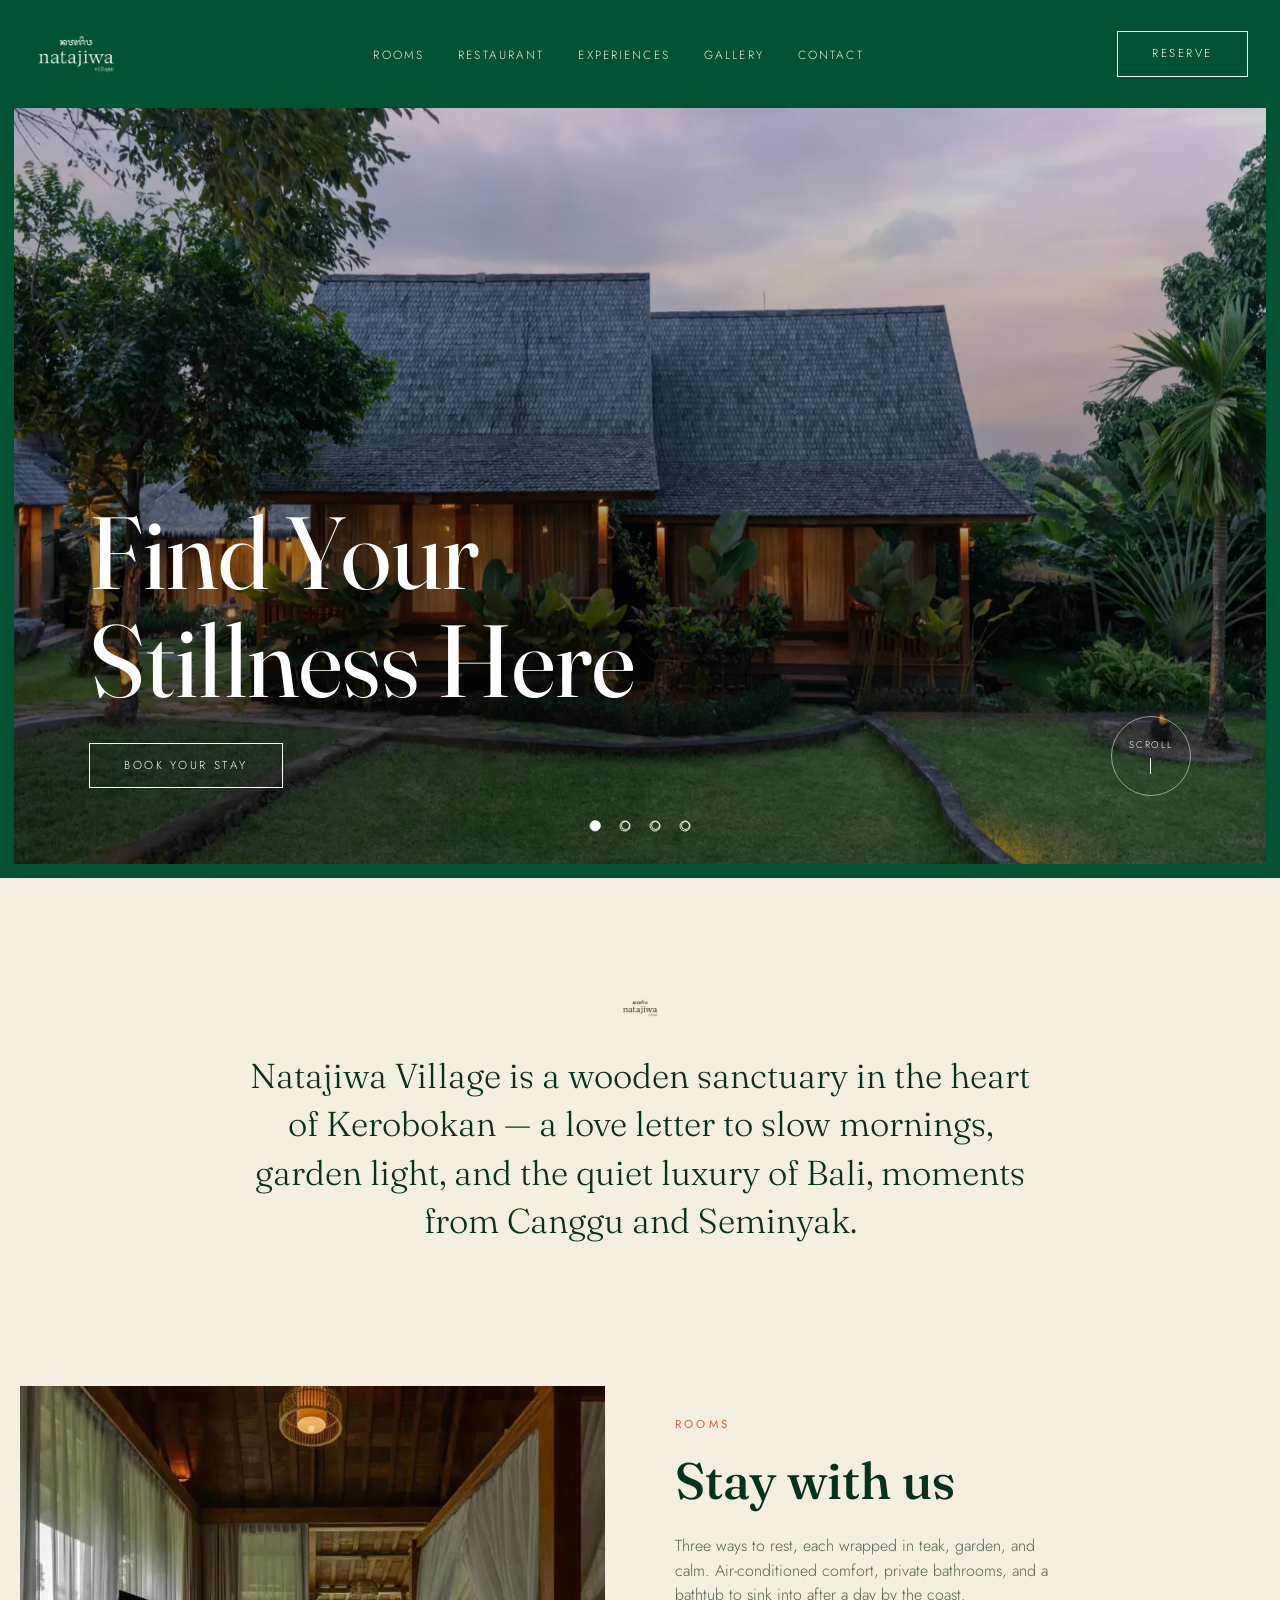
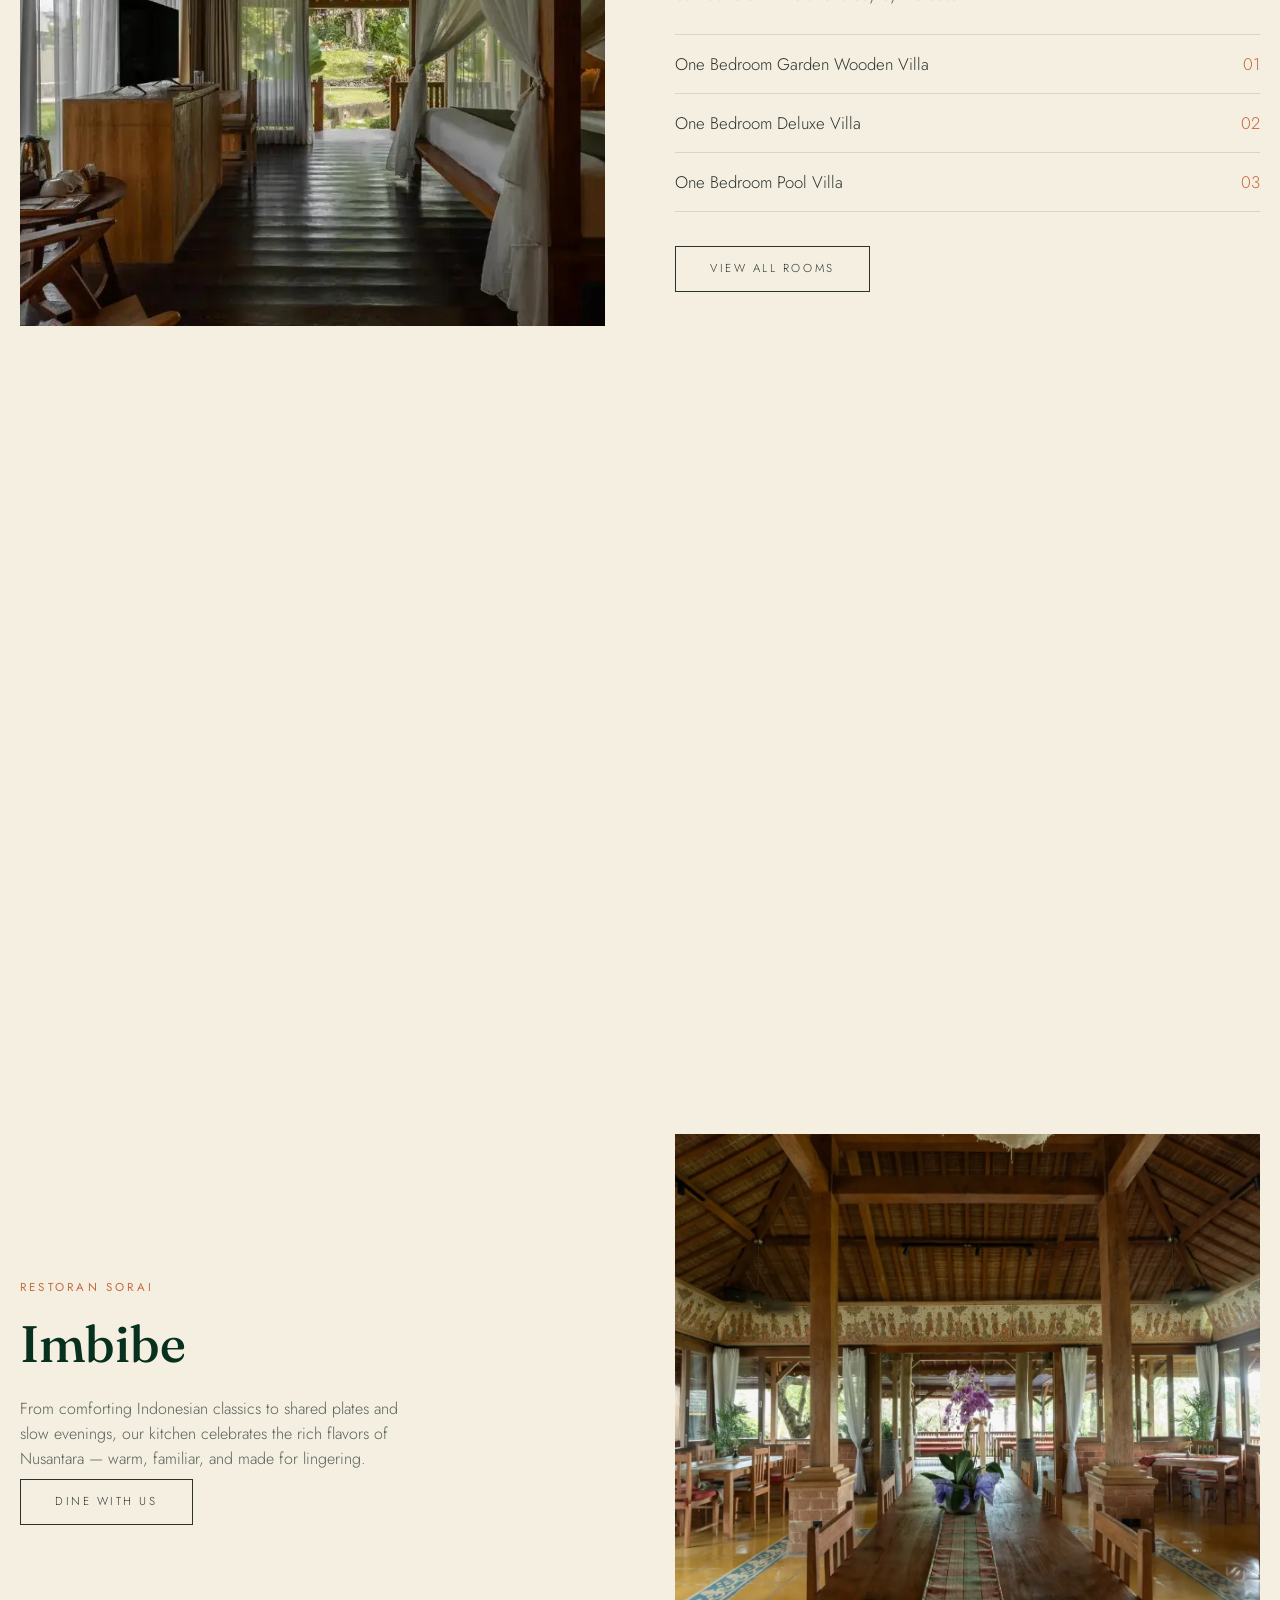
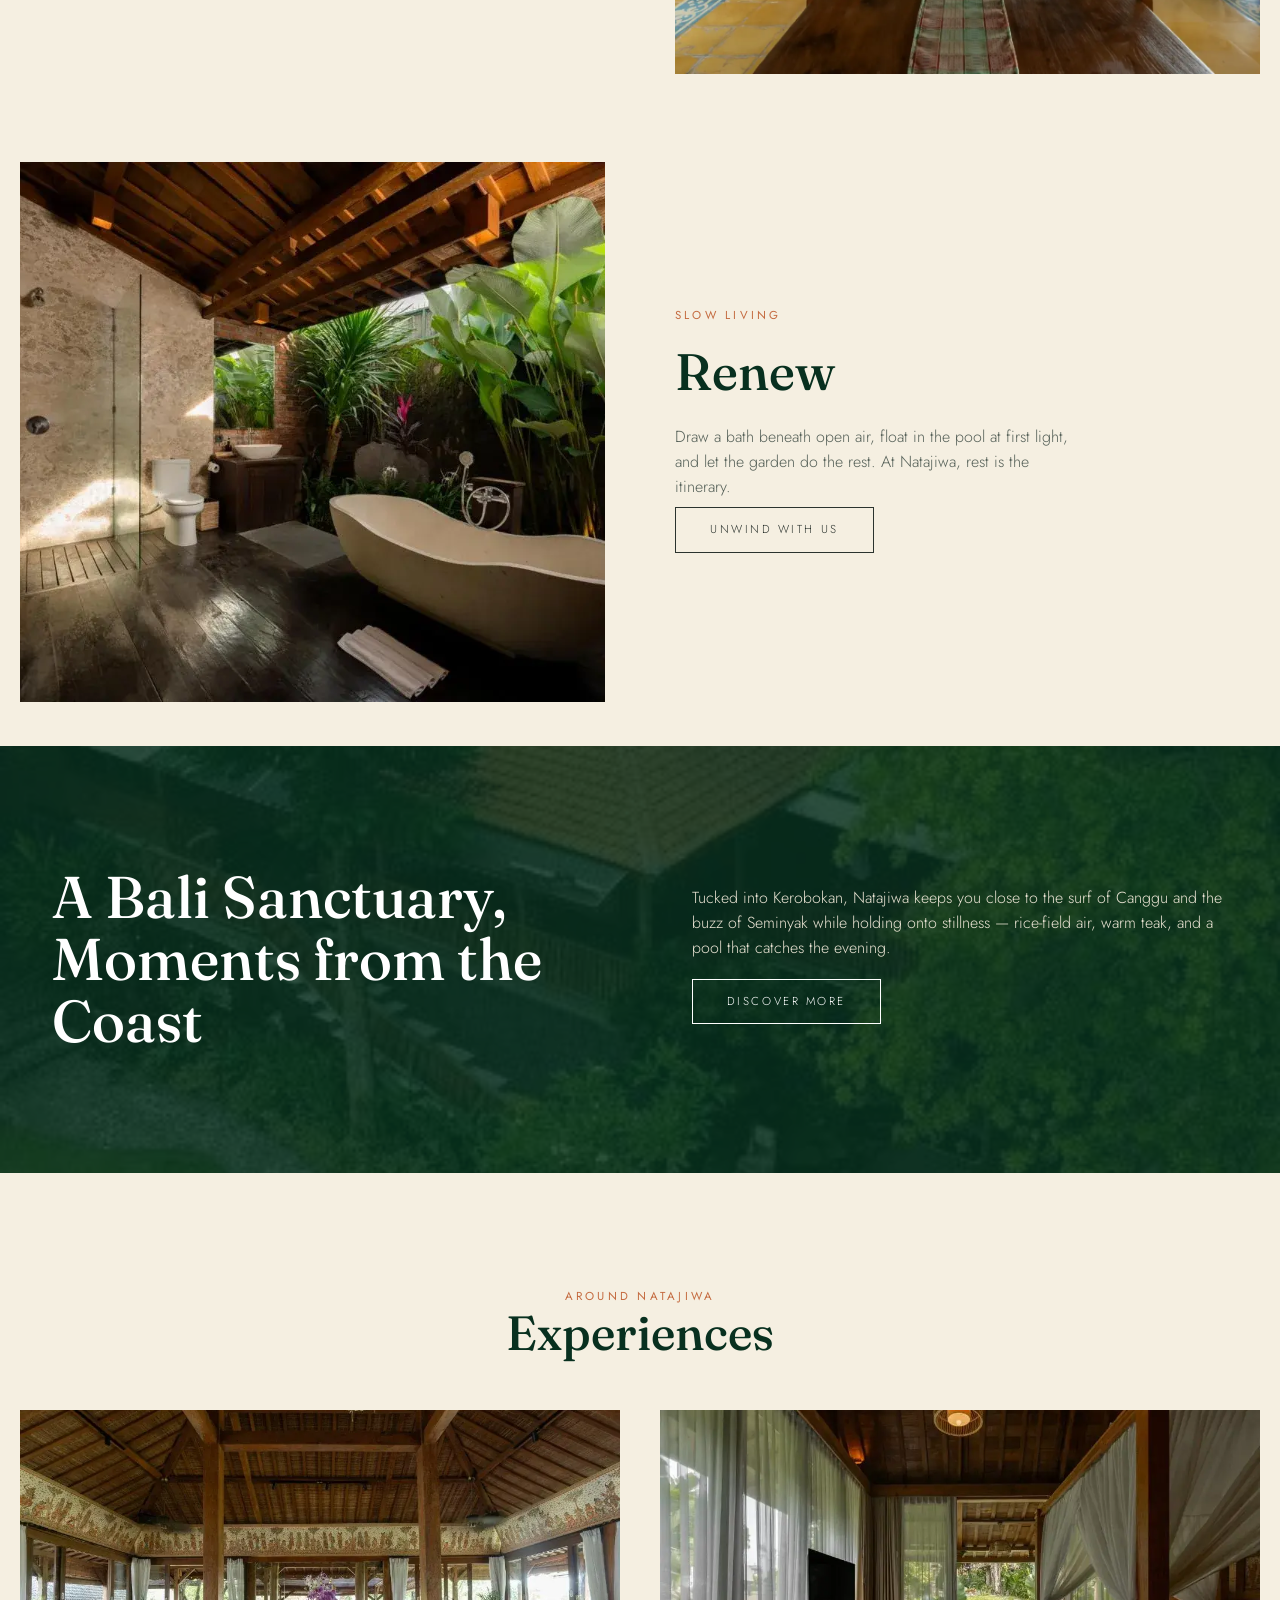
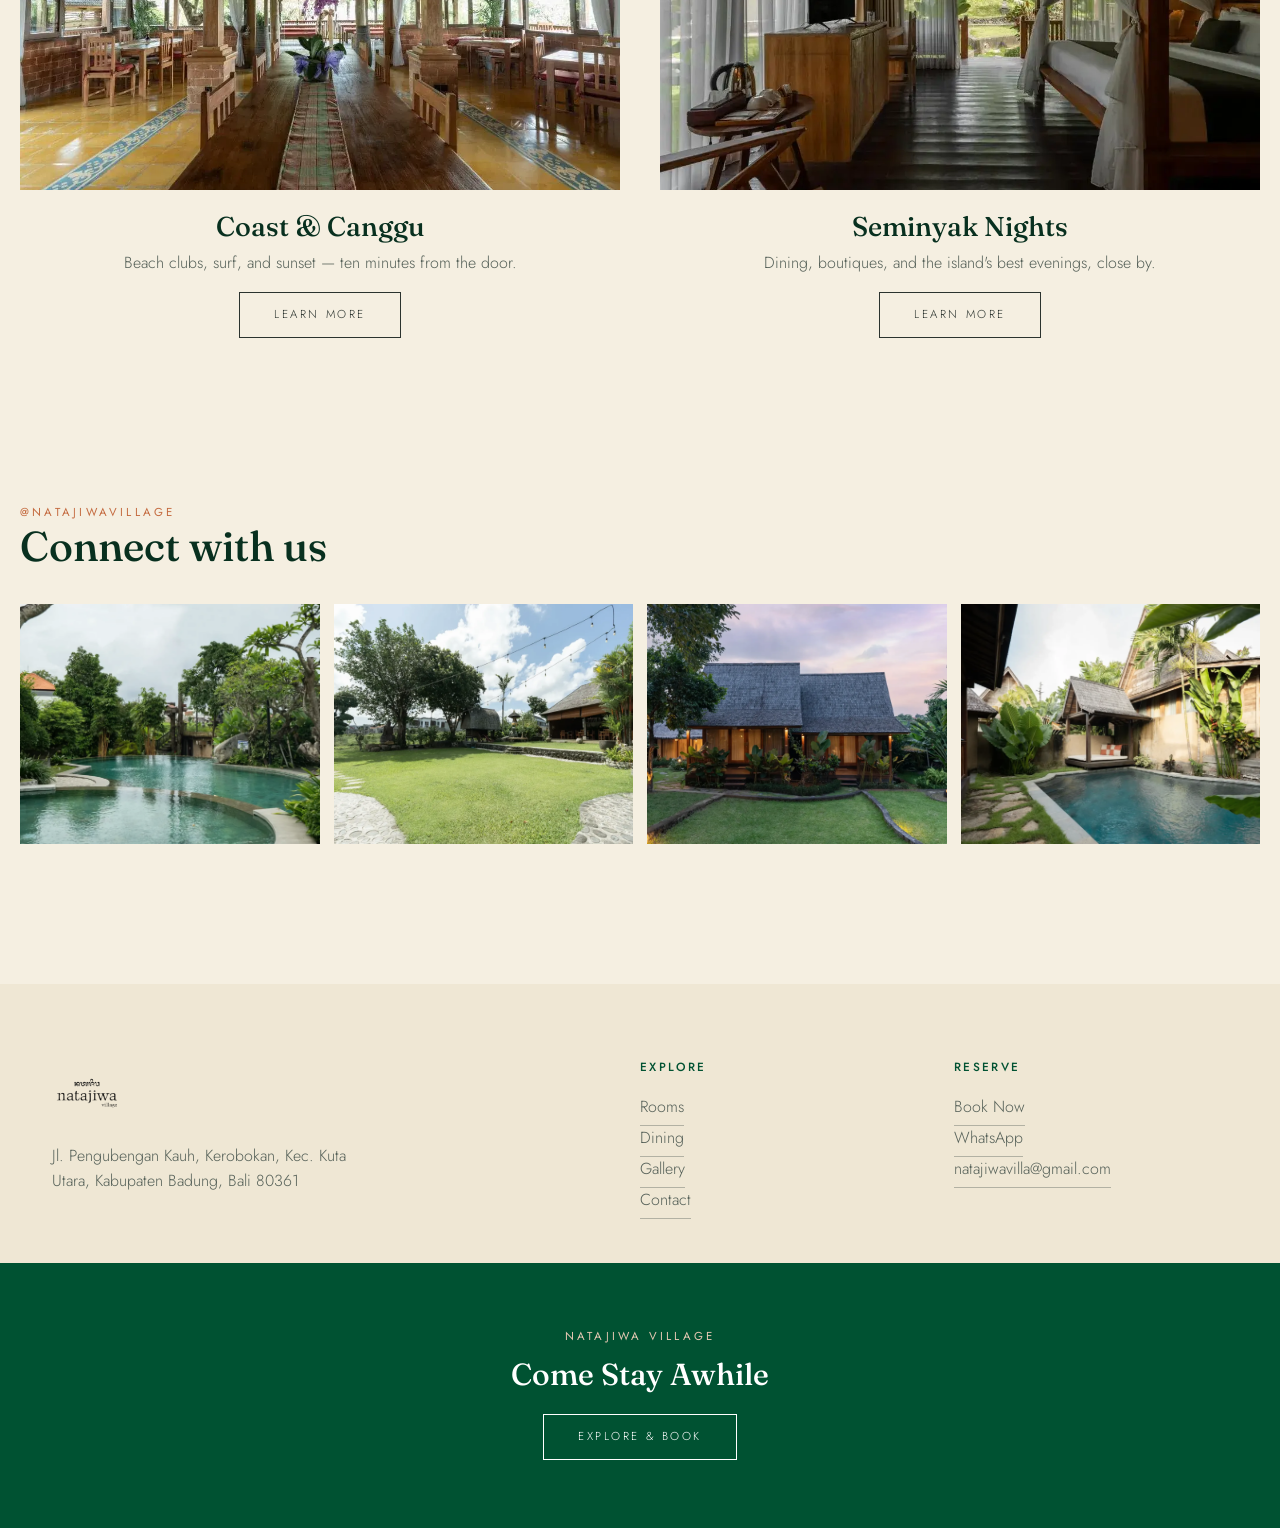
<file: redesign/index.html>
<!DOCTYPE html>
<html lang="en">
<head>
<meta charset="utf-8">
<meta name="viewport" content="width=device-width, initial-scale=1">
<title>Natajiwa Village — A Wooden Sanctuary in Kerobokan, Bali</title>
<meta name="description" content="Natajiwa Village is a wooden sanctuary in the heart of Kerobokan, Bali — slow mornings, garden light, and quiet luxury, moments from Canggu and Seminyak.">
<link rel="preconnect" href="https://fonts.googleapis.com">
<link rel="preconnect" href="https://fonts.gstatic.com" crossorigin>
<link href="https://fonts.googleapis.com/css2?family=Fraunces:opsz,wght@9..144,400;9..144,500&family=Jost:wght@300;400;500&display=swap" rel="stylesheet">
<link rel="stylesheet" href="assets/css/scott.css">
</head>
<body>

<header id="hdr">
  <nav class="nav">
    <a class="logo" href="index.html"><img decoding="async" src="/assets/img/natajiwa-logo-768.webp" alt="Natajiwa Village"></a>
    <ul>
      <li><a href="rooms.html">Rooms</a></li>
      <li><a href="https://restoransorai.com/" target="_blank" rel="noopener">Restaurant</a></li>
      <li><a href="index.html#experiences">Experiences</a></li>
      <li><a href="gallery.html">Gallery</a></li>
      <li><a href="contact.html">Contact</a></li>
    </ul>
    <div class="right">
      <a class="btn light" href="https://beds24.com/book-natajiwa" target="_blank" rel="noopener">Reserve</a>
      <button class="burger" id="burger" aria-label="Menu" aria-expanded="false"><span></span><span></span><span></span></button>
    </div>
  </nav>
</header>

<nav class="mobile-nav" id="mnav">
  <button class="m-close" id="mnavClose" aria-label="Close menu"><span></span><span></span></button>
  <a href="rooms.html">Rooms</a>
  <a href="https://restoransorai.com/" target="_blank" rel="noopener">Restaurant</a>
  <a href="index.html#experiences">Experiences</a>
  <a href="gallery.html">Gallery</a>
  <a href="contact.html">Contact</a>
  <a class="btn light m-btn" href="https://beds24.com/book-natajiwa" target="_blank" rel="noopener">Reserve</a>
</nav>

<!-- HERO -->
<section class="hero">
  <div class="hero-frame slides" id="hero">
    <div class="hero-zoom">
      <div class="hero-drop">
        <div class="hero-slides" id="heroSlides">
          <div class="hero-slide is-active" style="background-image:url('/assets/img/property/villas-twilight.webp')"></div>
          <div class="hero-slide" data-bg="/assets/img/property/garden-lawn.webp"></div>
          <div class="hero-slide" data-bg="/assets/img/property/pool-garden.webp"></div>
          <div class="hero-slide" data-bg="/assets/img/property/pool-aerial.webp"></div>
        </div>
      </div>
    </div>
    <div class="hero-copy">
      <h1><span class="line"><i>Find Your</i></span><span class="line"><i>Stillness Here</i></span></h1>
      <a class="btn light" href="https://beds24.com/book-natajiwa" target="_blank" rel="noopener">Book Your Stay</a>
    </div>
    <div class="hero-dots" id="heroDots"></div>
    <a class="scroll-cue" href="#stay" aria-label="Scroll down"><span>Scroll</span><i></i></a>
  </div>
</section>

<!-- INTRO -->
<section class="intro">
  <img decoding="async" class="emblem reveal" src="/assets/img/natajiwa-logo-768.webp" alt="" style="filter:none">
  <p class="reveal d1">Natajiwa Village is a wooden sanctuary in the heart of Kerobokan — a love letter to slow mornings, garden light, and the quiet luxury of Bali, moments from Canggu and Seminyak.</p>
</section>

<!-- STAY -->
<section class="wrap split" id="stay">
  <div class="media"><img loading="lazy" decoding="async" src="/assets/img/gallery-05.webp" alt="Wooden house interior"></div>
  <div class="body reveal d1">
    <span class="label">Rooms</span>
    <h2>Stay with us</h2>
    <p>Three ways to rest, each wrapped in teak, garden, and calm. Air-conditioned comfort, private bathrooms, and a bathtub to sink into after a day by the coast.</p>
    <ul class="roomlist">
      <li><span>One Bedroom Garden Wooden Villa</span><span class="n">01</span></li>
      <li><span>One Bedroom Deluxe Villa</span><span class="n">02</span></li>
      <li><span>One Bedroom Pool Villa</span><span class="n">03</span></li>
    </ul>
    <a class="btn" href="rooms.html">View All Rooms</a>
  </div>
</section>

<!-- BAND -->
<section class="band" style="background-image:url('/assets/img/property/garden-pavilions.webp')"></section>

<!-- DINING -->
<section class="wrap split rev" id="dining">
  <div class="media"><img loading="lazy" decoding="async" src="/assets/img/property/restaurant-longtable.webp" alt="Restoran Sorai"></div>
  <div class="body reveal d1">
    <span class="label">Restoran Sorai</span>
    <h2>Imbibe</h2>
    <p>From comforting Indonesian classics to shared plates and slow evenings, our kitchen celebrates the rich flavors of Nusantara — warm, familiar, and made for lingering.</p>
    <a class="btn" href="contact.html">Dine With Us</a>
  </div>
</section>

<!-- RENEW -->
<section class="wrap split" id="renew">
  <div class="media"><img loading="lazy" decoding="async" src="/assets/img/gallery-02.webp" alt="Open-air garden bath"></div>
  <div class="body reveal d1">
    <span class="label">Slow Living</span>
    <h2>Renew</h2>
    <p>Draw a bath beneath open air, float in the pool at first light, and let the garden do the rest. At Natajiwa, rest is the itinerary.</p>
    <a class="btn" href="rooms.html">Unwind With Us</a>
  </div>
</section>

<!-- OASIS -->
<section class="oasis" id="oasis">
  <div class="leaf" style="background-image:url('/assets/img/gallery-09.webp')"></div>
  <div class="wrap">
    <div class="reveal"><h2>A Bali Sanctuary,<br>Moments from the Coast</h2></div>
    <div class="reveal d1">
      <p>Tucked into Kerobokan, Natajiwa keeps you close to the surf of Canggu and the buzz of Seminyak while holding onto stillness — rice-field air, warm teak, and a pool that catches the evening.</p>
      <a class="btn light" href="gallery.html">Discover More</a>
    </div>
  </div>
</section>

<!-- EXPERIENCES -->
<section class="wrap exp" id="experiences">
  <div class="reveal"><span class="label">Around Natajiwa</span><h2>Experiences</h2></div>
  <div class="cards">
    <div class="card reveal">
      <div class="ph"><img loading="lazy" decoding="async" src="/assets/img/gallery-04.webp" alt="Canggu"></div>
      <h3>Coast &amp; Canggu</h3>
      <p>Beach clubs, surf, and sunset — ten minutes from the door.</p>
      <a class="btn" href="gallery.html">Learn More</a>
    </div>
    <div class="card reveal d1">
      <div class="ph"><img loading="lazy" decoding="async" src="/assets/img/gallery-05.webp" alt="Seminyak"></div>
      <h3>Seminyak Nights</h3>
      <p>Dining, boutiques, and the island's best evenings, close by.</p>
      <a class="btn" href="gallery.html">Learn More</a>
    </div>
  </div>
</section>

<!-- CONNECT -->
<section class="wrap connect" id="connect">
  <div class="head reveal"><span class="label">@natajiwavillage</span><h2>Connect with us</h2></div>
  <div class="ig">
    <a href="gallery.html" class="reveal" aria-label="View the Natajiwa gallery"><img loading="lazy" decoding="async" src="/assets/img/property/pool-garden.webp" alt="Pool and garden"></a>
    <a href="gallery.html" class="reveal d1" aria-label="View the Natajiwa gallery"><img loading="lazy" decoding="async" src="/assets/img/property/garden-lawn.webp" alt="Garden lawn and pavilion"></a>
    <a href="gallery.html" class="reveal d2" aria-label="View the Natajiwa gallery"><img loading="lazy" decoding="async" src="/assets/img/property/villas-twilight.webp" alt="Wooden villas at twilight"></a>
    <a href="gallery.html" class="reveal d3" aria-label="View the Natajiwa gallery"><img loading="lazy" decoding="async" src="/assets/img/rooms/pool-villa/pool.webp" alt="Private pool"></a>
  </div>
</section>

<!-- FOOTER -->
<footer>
  <div class="foot">
    <div class="wrap cols">
      <div>
        <div class="logo"><img decoding="async" src="/assets/img/natajiwa-logo-768.webp" alt="Natajiwa Village"></div>
        <p>Jl. Pengubengan Kauh, Kerobokan, Kec. Kuta Utara, Kabupaten Badung, Bali 80361</p>
      </div>
      <div>
        <h4>Explore</h4>
        <p><a class="lk" href="rooms.html">Rooms</a></p><p><a class="lk" href="index.html#dining">Dining</a></p><p><a class="lk" href="gallery.html">Gallery</a></p><p><a class="lk" href="contact.html">Contact</a></p>
      </div>
      <div>
        <h4>Reserve</h4>
        <p><a class="lk" href="https://beds24.com/book-natajiwa" target="_blank" rel="noopener">Book Now</a></p><p><a class="lk" href="https://wa.me/6285956388724" target="_blank" rel="noopener">WhatsApp</a></p><p><a class="lk" href="mailto:natajiwavilla@gmail.com">natajiwavilla@gmail.com</a></p>
      </div>
    </div>
  </div>
  <div class="hotels">
    <span class="label">Natajiwa Village</span>
    <h3>Come Stay Awhile</h3>
    <a class="btn light" href="https://beds24.com/book-natajiwa" target="_blank" rel="noopener">Explore &amp; Book</a>
  </div>
</footer>

<script src="assets/js/scott.js"></script>
</body>
</html>
</file>
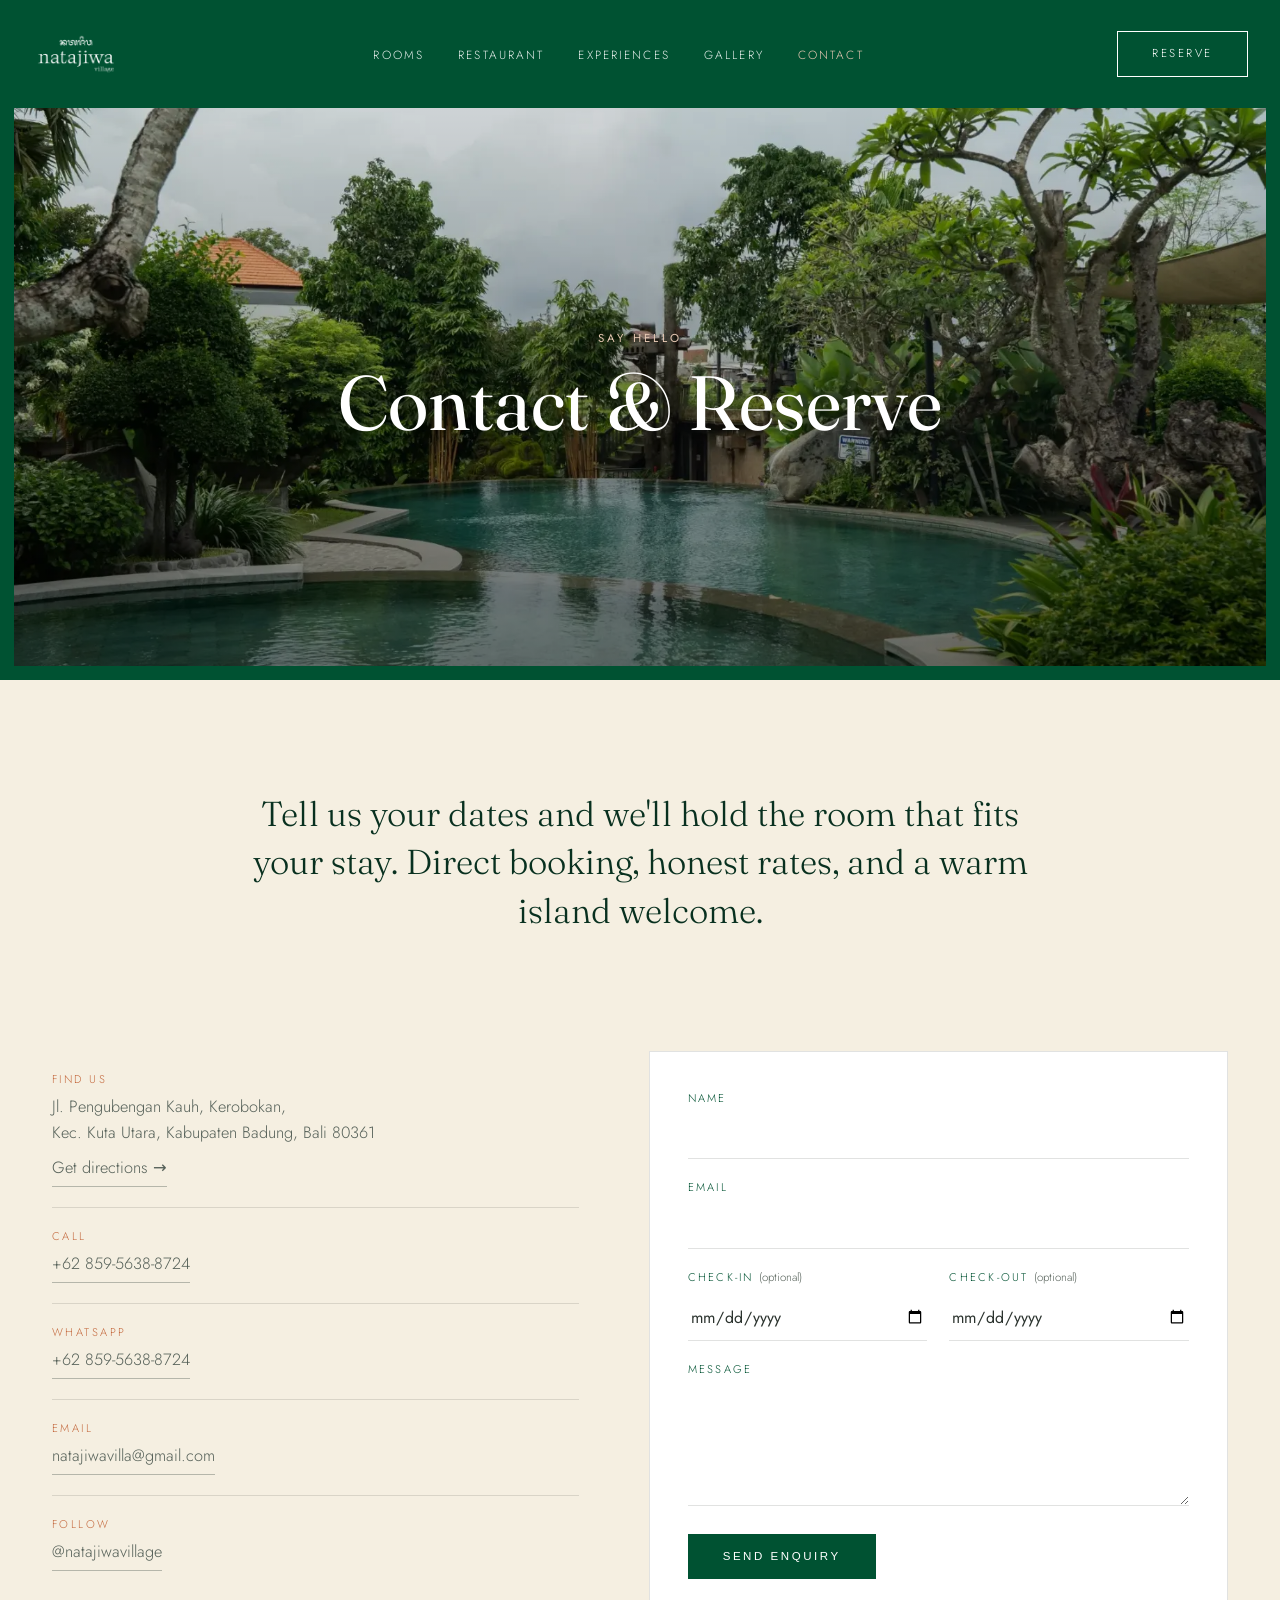
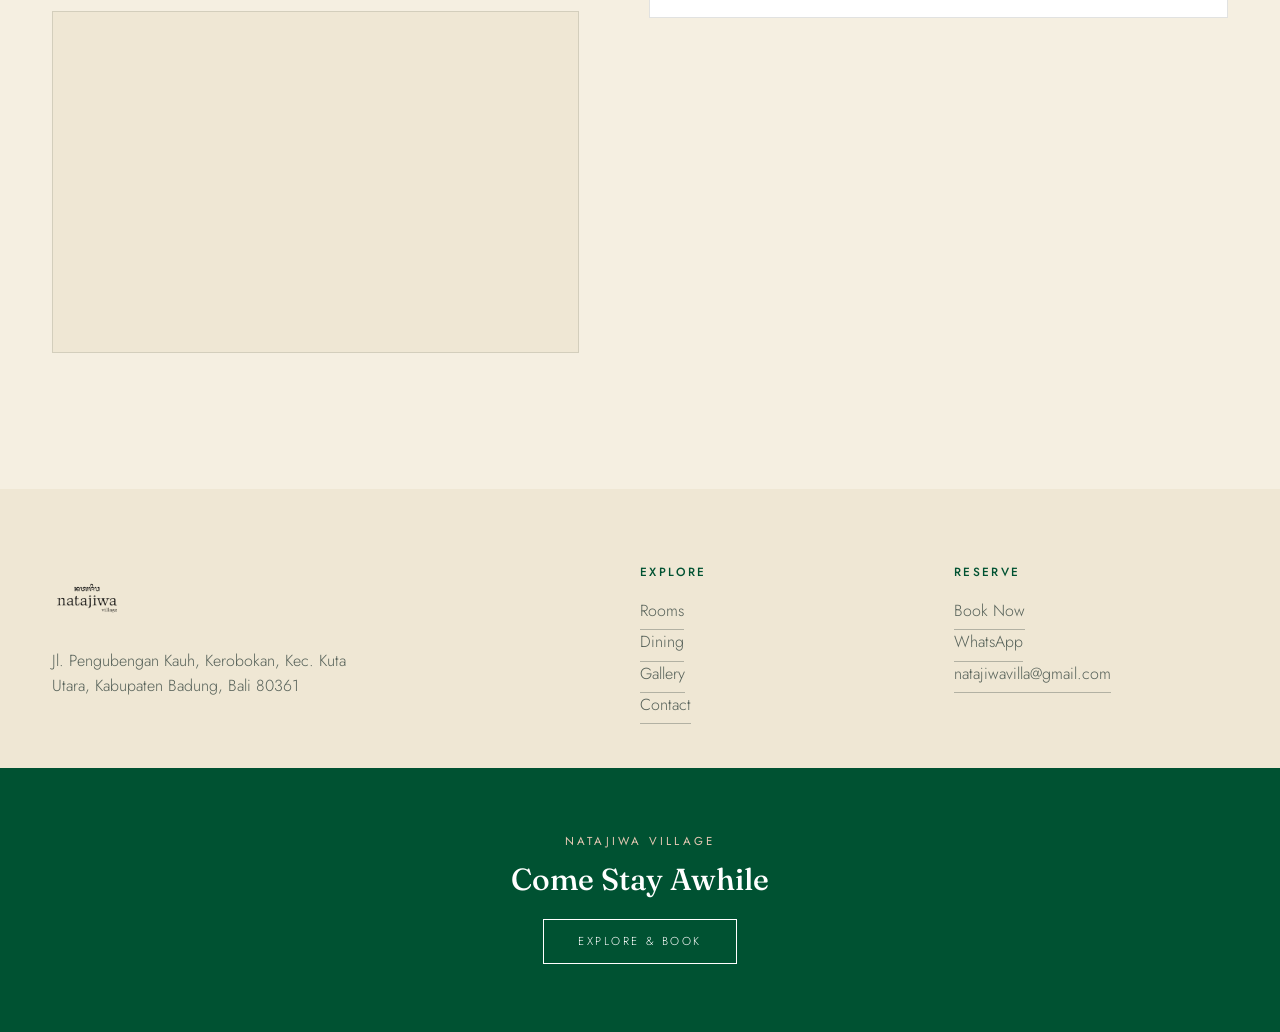
<file: redesign/contact.html>
<!DOCTYPE html>
<html lang="en">
<head>
<meta charset="utf-8">
<meta name="viewport" content="width=device-width, initial-scale=1">
<title>Contact &amp; Reserve — Natajiwa Village</title>
<meta name="description" content="Reserve your stay at Natajiwa Village, Kerobokan, Bali. Message us for dates, rates, and a warm island welcome.">
<link rel="preconnect" href="https://fonts.googleapis.com">
<link rel="preconnect" href="https://fonts.gstatic.com" crossorigin>
<link href="https://fonts.googleapis.com/css2?family=Fraunces:opsz,wght@9..144,400;9..144,500&family=Jost:wght@300;400;500&display=swap" rel="stylesheet">
<link rel="stylesheet" href="assets/css/scott.css">
</head>
<body>

<header id="hdr">
  <nav class="nav">
    <a class="logo" href="index.html"><img decoding="async" src="/assets/img/natajiwa-logo-768.webp" alt="Natajiwa Village"></a>
    <ul>
      <li><a href="rooms.html">Rooms</a></li>
      <li><a href="https://restoransorai.com/" target="_blank" rel="noopener">Restaurant</a></li>
      <li><a href="index.html#experiences">Experiences</a></li>
      <li><a href="gallery.html">Gallery</a></li>
      <li><a href="contact.html" aria-current="page">Contact</a></li>
    </ul>
    <div class="right">
      <a class="btn light" href="https://beds24.com/book-natajiwa" target="_blank" rel="noopener">Reserve</a>
      <button class="burger" id="burger" aria-label="Menu" aria-expanded="false"><span></span><span></span><span></span></button>
    </div>
  </nav>
</header>

<nav class="mobile-nav" id="mnav">
  <button class="m-close" id="mnavClose" aria-label="Close menu"><span></span><span></span></button>
  <a href="rooms.html">Rooms</a>
  <a href="https://restoransorai.com/" target="_blank" rel="noopener">Restaurant</a>
  <a href="index.html#experiences">Experiences</a>
  <a href="gallery.html">Gallery</a>
  <a href="contact.html">Contact</a>
  <a class="btn light m-btn" href="https://beds24.com/book-natajiwa" target="_blank" rel="noopener">Reserve</a>
</nav>

<!-- PAGE HERO -->
<section class="hero">
  <div class="hero-frame page" id="hero">
    <div class="hero-zoom">
      <div class="hero-drop">
        <div class="kb" style="background-image:url('/assets/img/property/pool-garden.webp')"></div>
      </div>
    </div>
    <div class="hero-copy center">
      <span class="label">Say Hello</span>
      <h1><span class="line"><i>Contact &amp; Reserve</i></span></h1>
    </div>
  </div>
</section>

<!-- INTRO -->
<section class="intro">
  <p class="reveal">Tell us your dates and we'll hold the room that fits your stay. Direct booking, honest rates, and a warm island welcome.</p>
</section>

<!-- CONTACT -->
<section class="wrap" id="reserve">
  <div class="contact">
    <div class="info reveal">
      <div class="row">
        <span class="k">Find Us</span>
        <p>Jl. Pengubengan Kauh, Kerobokan,<br>Kec. Kuta Utara, Kabupaten Badung, Bali 80361</p>
        <p style="margin-top:10px"><a class="lk" href="https://maps.app.goo.gl/wJ7nYRgFbe88w5S26" target="_blank" rel="noopener">Get directions →</a></p>
      </div>
      <div class="row">
        <span class="k">Call</span>
        <p><a class="lk" href="tel:+6285956388724">+62 859-5638-8724</a></p>
      </div>
      <div class="row">
        <span class="k">WhatsApp</span>
        <p><a class="lk" href="https://wa.me/6285956388724" target="_blank" rel="noopener">+62 859-5638-8724</a></p>
      </div>
      <div class="row">
        <span class="k">Email</span>
        <p><a class="lk" href="mailto:natajiwavilla@gmail.com">natajiwavilla@gmail.com</a></p>
      </div>
      <div class="row">
        <span class="k">Follow</span>
        <p><a class="lk" href="https://www.instagram.com/natajiwavillage" target="_blank" rel="noopener">@natajiwavillage</a></p>
      </div>
      <div class="map">
        <iframe title="Natajiwa Village location" loading="lazy" referrerpolicy="no-referrer-when-downgrade"
          src="https://www.google.com/maps/embed?pb=!1m18!1m12!1m3!1d3687.506052054183!2d115.1700089!3d-8.663357999999999!2m3!1f0!2f0!3f0!3m2!1i1024!2i768!4f13.1!3m3!1m2!1s0x2dd2475cb3551809%3A0x8d7b9d62d3eea977!2sNatajiwa%20Village!5e1!3m2!1sid!2sid!4v1783914605032!5m2!1sid!2sid"></iframe>
      </div>
    </div>

    <div class="reveal d1">
      <form class="form-card" id="contactForm" action="https://api.web3forms.com/submit" method="POST">
        <input type="hidden" name="access_key" value="YOUR_WEB3FORMS_ACCESS_KEY">
        <input type="hidden" name="subject" value="New enquiry from the Natajiwa Village website">
        <input type="hidden" name="from_name" value="Natajiwa Village Website">
        <!-- honeypot: hidden from people, catches bots -->
        <input type="checkbox" name="botcheck" tabindex="-1" autocomplete="off" aria-hidden="true" style="position:absolute;left:-9999px">
        <div class="field">
          <label for="cf-name">Name</label>
          <input id="cf-name" name="name" type="text" autocomplete="name" required>
        </div>
        <div class="field">
          <label for="cf-email">Email</label>
          <input id="cf-email" name="email" type="email" autocomplete="email" required>
        </div>
        <div class="fieldrow">
          <div class="field">
            <label for="cf-in">Check-in <span class="opt">(optional)</span></label>
            <input id="cf-in" name="check_in" type="date">
          </div>
          <div class="field">
            <label for="cf-out">Check-out <span class="opt">(optional)</span></label>
            <input id="cf-out" name="check_out" type="date">
          </div>
        </div>
        <div class="field">
          <label for="cf-msg">Message</label>
          <textarea id="cf-msg" name="message" rows="4" required></textarea>
        </div>
        <button class="btn solid" type="submit">Send Enquiry</button>
        <p id="formNote" hidden style="margin-top:18px;color:var(--green);font-size:.95rem">
          Thank you — your enquiry has been sent. We'll reply by email shortly.
        </p>
        <p id="formErr" hidden style="margin-top:18px;font-size:.95rem">
          Sorry, something went wrong. Please email us at natajiwavilla@gmail.com or message us on WhatsApp.
        </p>
      </form>
    </div>
  </div>
</section>

<!-- FOOTER -->
<footer>
  <div class="foot">
    <div class="wrap cols">
      <div>
        <div class="logo"><img decoding="async" src="/assets/img/natajiwa-logo-768.webp" alt="Natajiwa Village"></div>
        <p>Jl. Pengubengan Kauh, Kerobokan, Kec. Kuta Utara, Kabupaten Badung, Bali 80361</p>
      </div>
      <div>
        <h4>Explore</h4>
        <p><a class="lk" href="rooms.html">Rooms</a></p><p><a class="lk" href="index.html#dining">Dining</a></p><p><a class="lk" href="gallery.html">Gallery</a></p><p><a class="lk" href="contact.html">Contact</a></p>
      </div>
      <div>
        <h4>Reserve</h4>
        <p><a class="lk" href="https://beds24.com/book-natajiwa" target="_blank" rel="noopener">Book Now</a></p><p><a class="lk" href="https://wa.me/6285956388724" target="_blank" rel="noopener">WhatsApp</a></p><p><a class="lk" href="mailto:natajiwavilla@gmail.com">natajiwavilla@gmail.com</a></p>
      </div>
    </div>
  </div>
  <div class="hotels">
    <span class="label">Natajiwa Village</span>
    <h3>Come Stay Awhile</h3>
    <a class="btn light" href="https://beds24.com/book-natajiwa" target="_blank" rel="noopener">Explore &amp; Book</a>
  </div>
</footer>

<script src="assets/js/scott.js"></script>
</body>
</html>
</file>
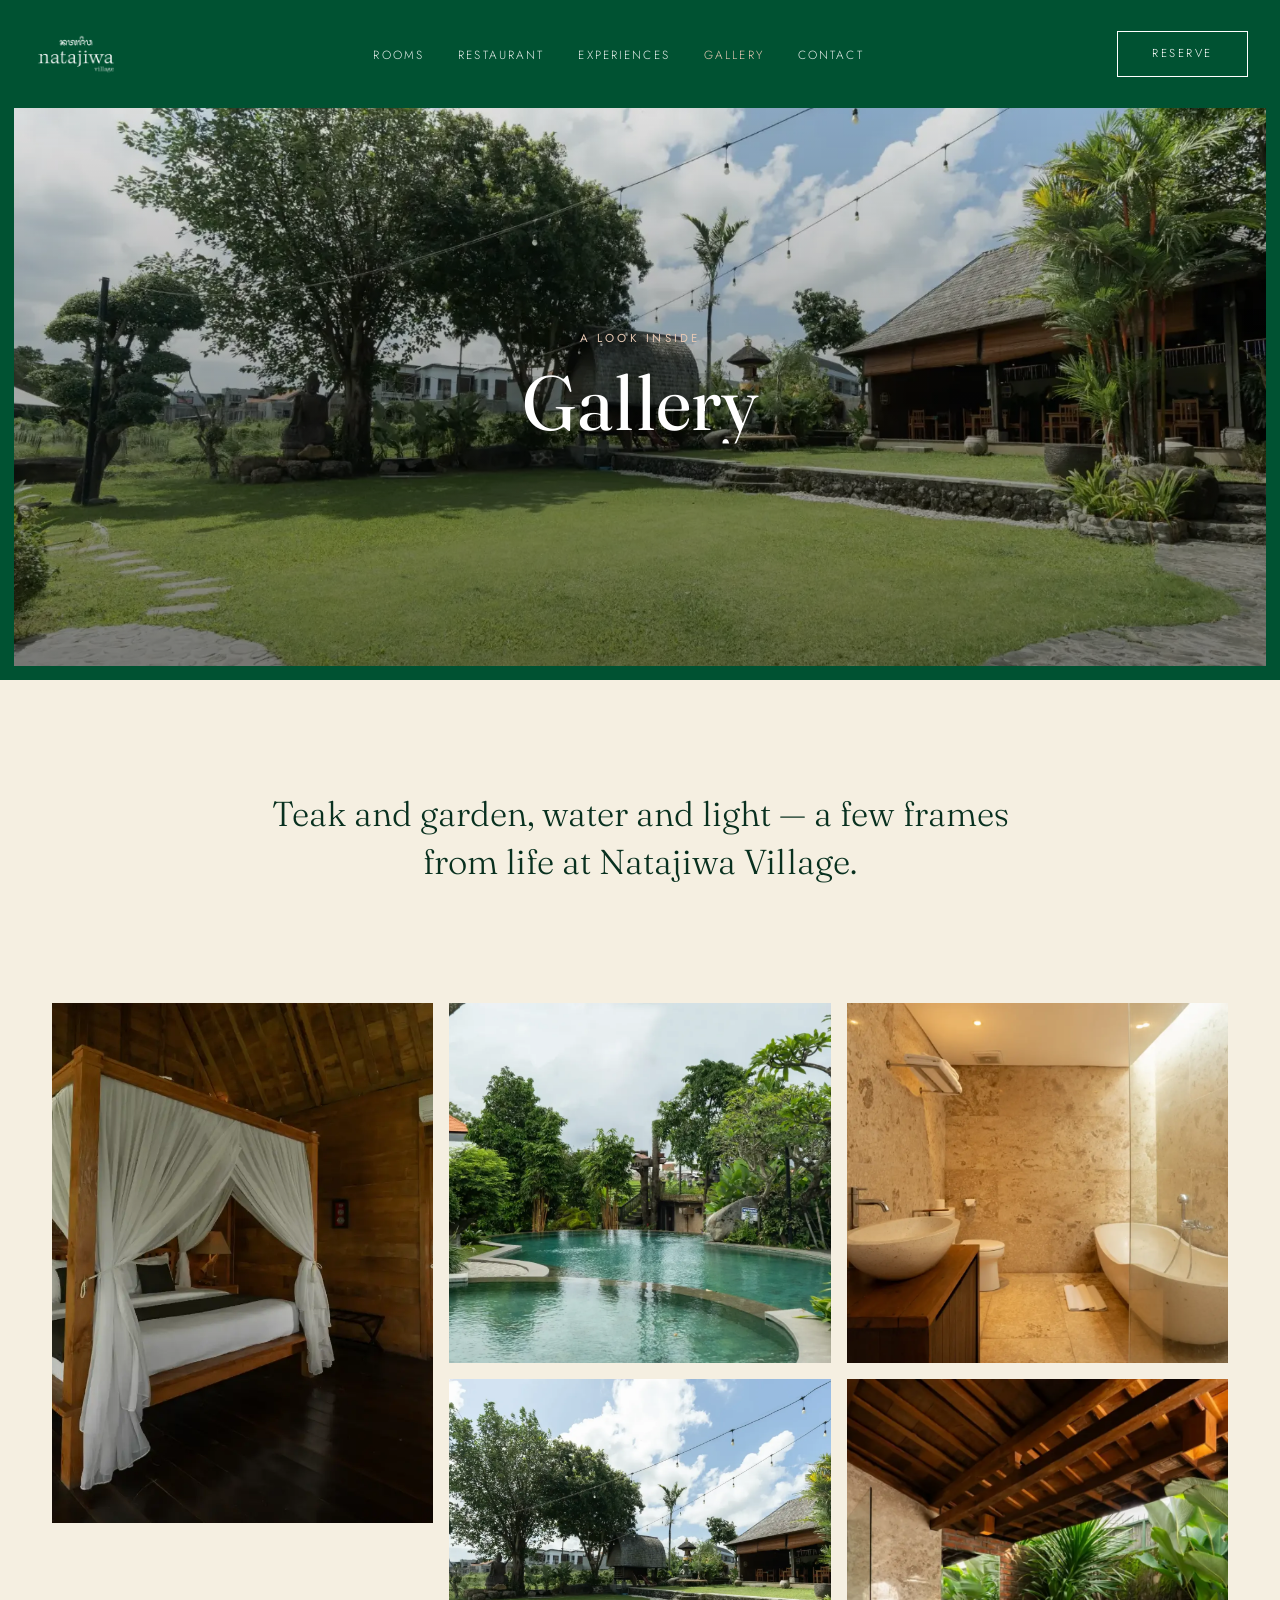
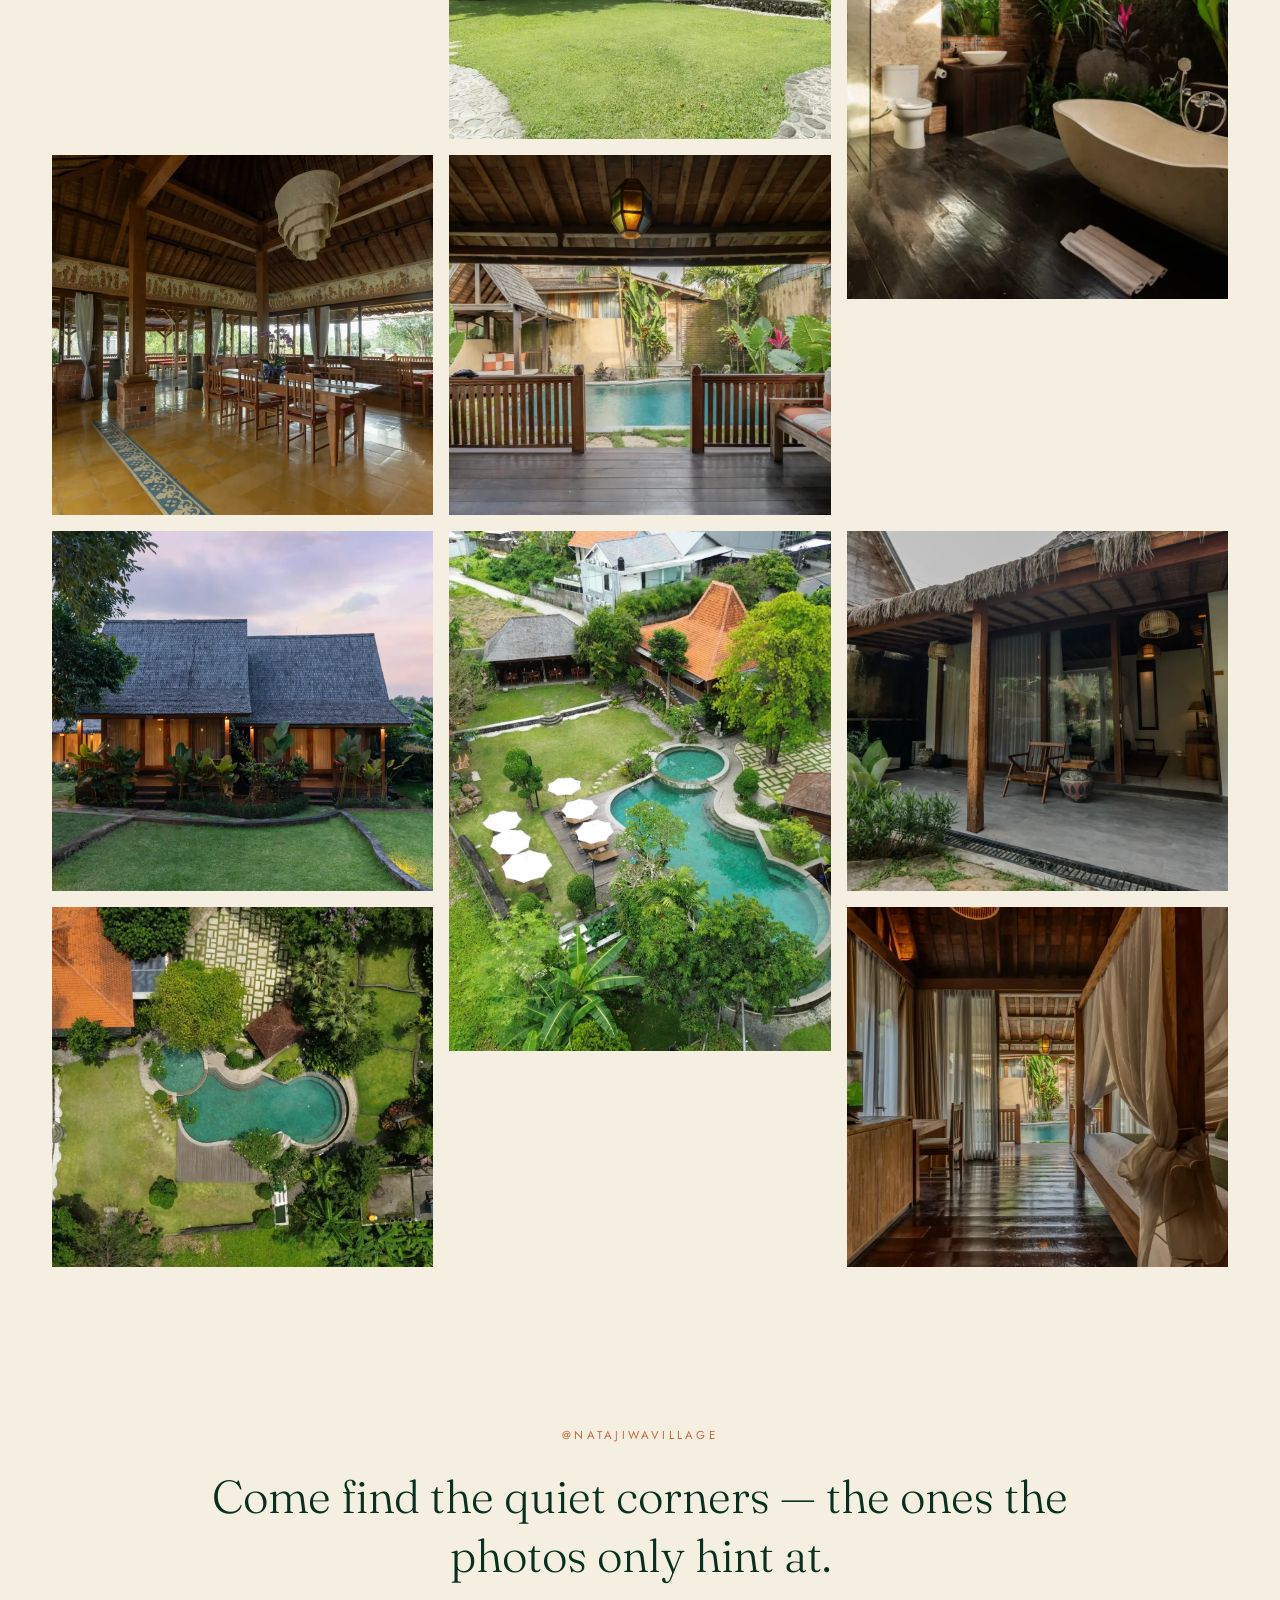
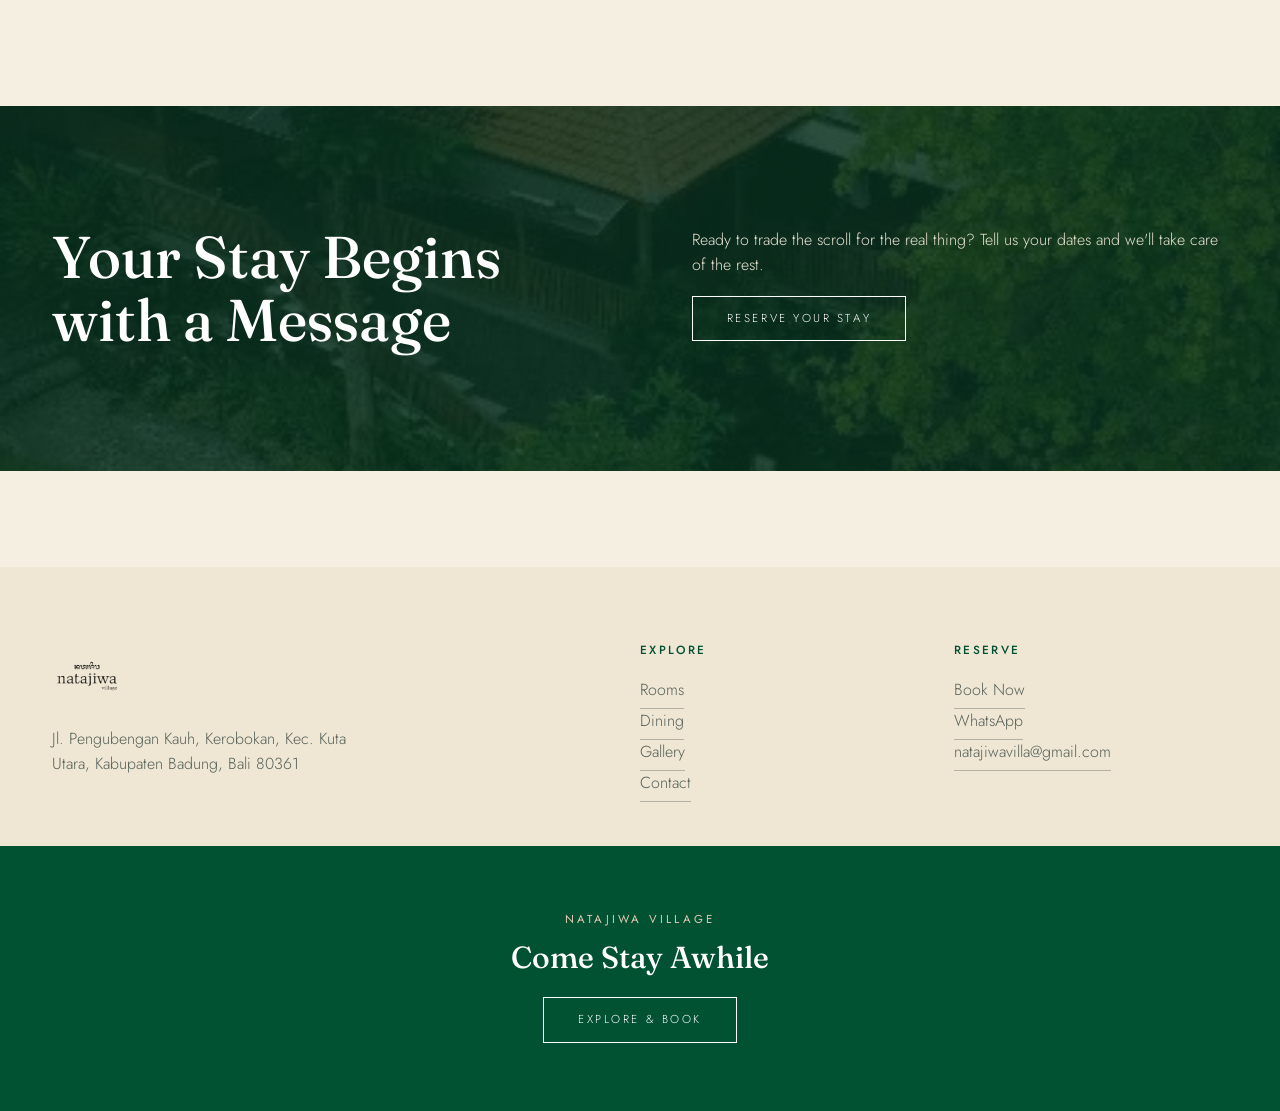
<file: redesign/gallery.html>
<!DOCTYPE html>
<html lang="en">
<head>
<meta charset="utf-8">
<meta name="viewport" content="width=device-width, initial-scale=1">
<title>Gallery — Natajiwa Village</title>
<meta name="description" content="A look inside Natajiwa Village — teak houses, garden light, the pool, and the quiet corners of our Kerobokan sanctuary.">
<link rel="preconnect" href="https://fonts.googleapis.com">
<link rel="preconnect" href="https://fonts.gstatic.com" crossorigin>
<link href="https://fonts.googleapis.com/css2?family=Fraunces:opsz,wght@9..144,400;9..144,500&family=Jost:wght@300;400;500&display=swap" rel="stylesheet">
<link rel="stylesheet" href="assets/css/scott.css">
</head>
<body>

<header id="hdr">
  <nav class="nav">
    <a class="logo" href="index.html"><img decoding="async" src="/assets/img/natajiwa-logo-768.webp" alt="Natajiwa Village"></a>
    <ul>
      <li><a href="rooms.html">Rooms</a></li>
      <li><a href="https://restoransorai.com/" target="_blank" rel="noopener">Restaurant</a></li>
      <li><a href="index.html#experiences">Experiences</a></li>
      <li><a href="gallery.html" aria-current="page">Gallery</a></li>
      <li><a href="contact.html">Contact</a></li>
    </ul>
    <div class="right">
      <a class="btn light" href="https://beds24.com/book-natajiwa" target="_blank" rel="noopener">Reserve</a>
      <button class="burger" id="burger" aria-label="Menu" aria-expanded="false"><span></span><span></span><span></span></button>
    </div>
  </nav>
</header>

<nav class="mobile-nav" id="mnav">
  <button class="m-close" id="mnavClose" aria-label="Close menu"><span></span><span></span></button>
  <a href="rooms.html">Rooms</a>
  <a href="https://restoransorai.com/" target="_blank" rel="noopener">Restaurant</a>
  <a href="index.html#experiences">Experiences</a>
  <a href="gallery.html">Gallery</a>
  <a href="contact.html">Contact</a>
  <a class="btn light m-btn" href="https://beds24.com/book-natajiwa" target="_blank" rel="noopener">Reserve</a>
</nav>

<!-- PAGE HERO -->
<section class="hero">
  <div class="hero-frame page" id="hero">
    <div class="hero-zoom">
      <div class="hero-drop">
        <div class="kb" style="background-image:url('/assets/img/property/garden-lawn.webp')"></div>
      </div>
    </div>
    <div class="hero-copy center">
      <span class="label">A Look Inside</span>
      <h1><span class="line"><i>Gallery</i></span></h1>
    </div>
  </div>
</section>

<!-- INTRO -->
<section class="intro">
  <p class="reveal">Teak and garden, water and light — a few frames from life at Natajiwa Village.</p>
</section>

<!-- GALLERY GRID -->
<section class="wrap">
  <div class="gallery-grid">
    <div class="media tall"><img loading="lazy" decoding="async" src="/assets/img/rooms/garden-villa/bed.webp" alt="Garden Wooden Villa bedroom"></div>
    <div class="media"><img loading="lazy" decoding="async" src="/assets/img/property/pool-garden.webp" alt="The pool"></div>
    <div class="media"><img loading="lazy" decoding="async" src="/assets/img/rooms/deluxe-villa/bathroom.webp" alt="Stone bathtub"></div>
    <div class="media"><img loading="lazy" decoding="async" src="/assets/img/property/garden-lawn.webp" alt="Garden and dining pavilion"></div>
    <div class="media tall"><img loading="lazy" decoding="async" src="/assets/img/rooms/garden-villa/bathroom.webp" alt="Open-air bathroom"></div>
    <div class="media"><img loading="lazy" decoding="async" src="/assets/img/property/restaurant-hall.webp" alt="Restaurant pavilion"></div>
    <div class="media"><img loading="lazy" decoding="async" src="/assets/img/rooms/pool-villa/pool-view.webp" alt="Pool Villa deck"></div>
    <div class="media"><img loading="lazy" decoding="async" src="/assets/img/property/villas-twilight.webp" alt="Wooden villas at twilight"></div>
    <div class="media tall"><img loading="lazy" decoding="async" src="/assets/img/property/aerial-property.webp" alt="Aerial over the village"></div>
    <div class="media"><img loading="lazy" decoding="async" src="/assets/img/rooms/deluxe-villa/terrace.webp" alt="Deluxe Villa terrace"></div>
    <div class="media"><img loading="lazy" decoding="async" src="/assets/img/property/pool-aerial.webp" alt="Pool from above"></div>
    <div class="media"><img loading="lazy" decoding="async" src="/assets/img/rooms/garden-villa/bedroom-pool.webp" alt="Bedroom opening to pool"></div>
  </div>
</section>

<!-- QUOTE -->
<section class="quote">
  <div class="reveal">
    <span class="label">@natajiwavillage</span>
    <p>Come find the quiet corners — the ones the photos only hint at.</p>
  </div>
</section>

<!-- CTA OASIS -->
<section class="oasis" id="oasis">
  <div class="leaf" style="background-image:url('/assets/img/gallery-09.webp')"></div>
  <div class="wrap">
    <div class="reveal"><h2>Your Stay Begins<br>with a Message</h2></div>
    <div class="reveal d1">
      <p>Ready to trade the scroll for the real thing? Tell us your dates and we'll take care of the rest.</p>
      <a class="btn light" href="https://beds24.com/book-natajiwa" target="_blank" rel="noopener">Reserve Your Stay</a>
    </div>
  </div>
</section>

<!-- FOOTER -->
<footer>
  <div class="foot">
    <div class="wrap cols">
      <div>
        <div class="logo"><img decoding="async" src="/assets/img/natajiwa-logo-768.webp" alt="Natajiwa Village"></div>
        <p>Jl. Pengubengan Kauh, Kerobokan, Kec. Kuta Utara, Kabupaten Badung, Bali 80361</p>
      </div>
      <div>
        <h4>Explore</h4>
        <p><a class="lk" href="rooms.html">Rooms</a></p><p><a class="lk" href="index.html#dining">Dining</a></p><p><a class="lk" href="gallery.html">Gallery</a></p><p><a class="lk" href="contact.html">Contact</a></p>
      </div>
      <div>
        <h4>Reserve</h4>
        <p><a class="lk" href="https://beds24.com/book-natajiwa" target="_blank" rel="noopener">Book Now</a></p><p><a class="lk" href="https://wa.me/6285956388724" target="_blank" rel="noopener">WhatsApp</a></p><p><a class="lk" href="mailto:natajiwavilla@gmail.com">natajiwavilla@gmail.com</a></p>
      </div>
    </div>
  </div>
  <div class="hotels">
    <span class="label">Natajiwa Village</span>
    <h3>Come Stay Awhile</h3>
    <a class="btn light" href="https://beds24.com/book-natajiwa" target="_blank" rel="noopener">Explore &amp; Book</a>
  </div>
</footer>

<script src="assets/js/scott.js"></script>
</body>
</html>
</file>
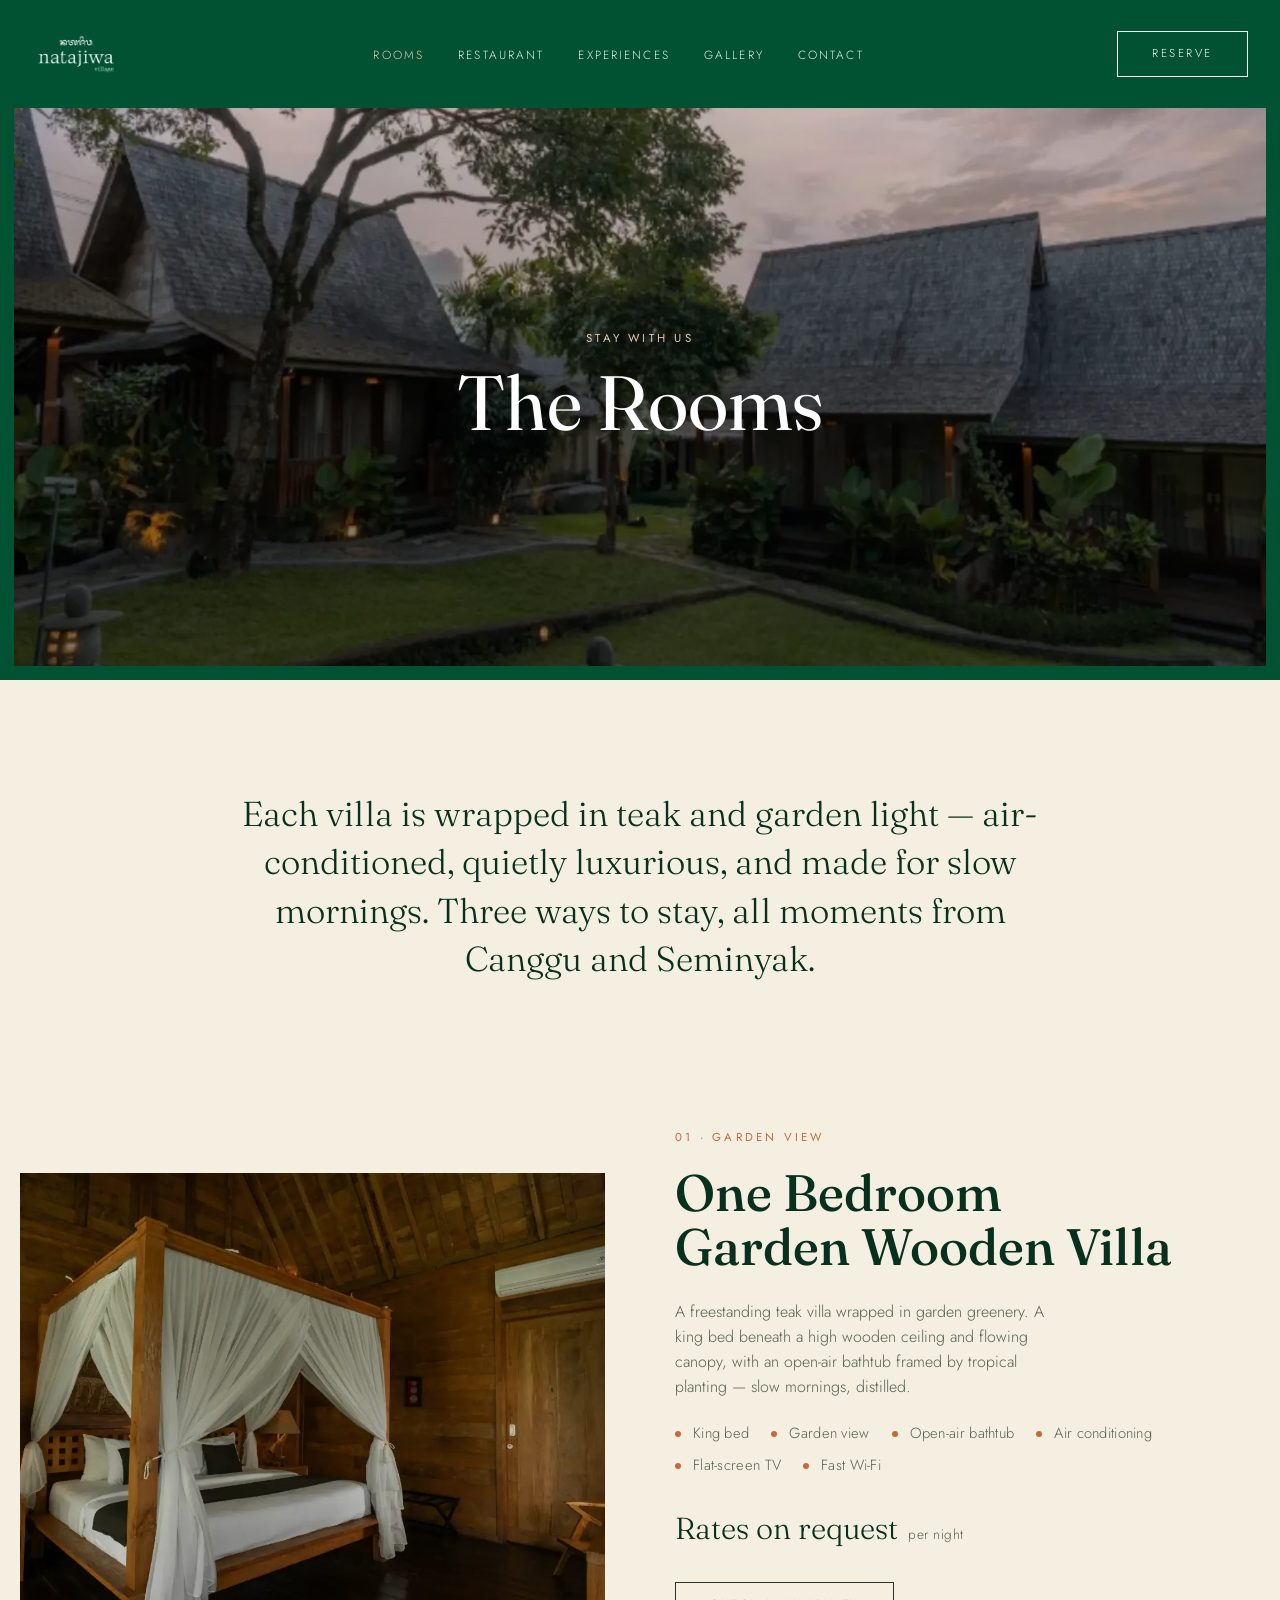
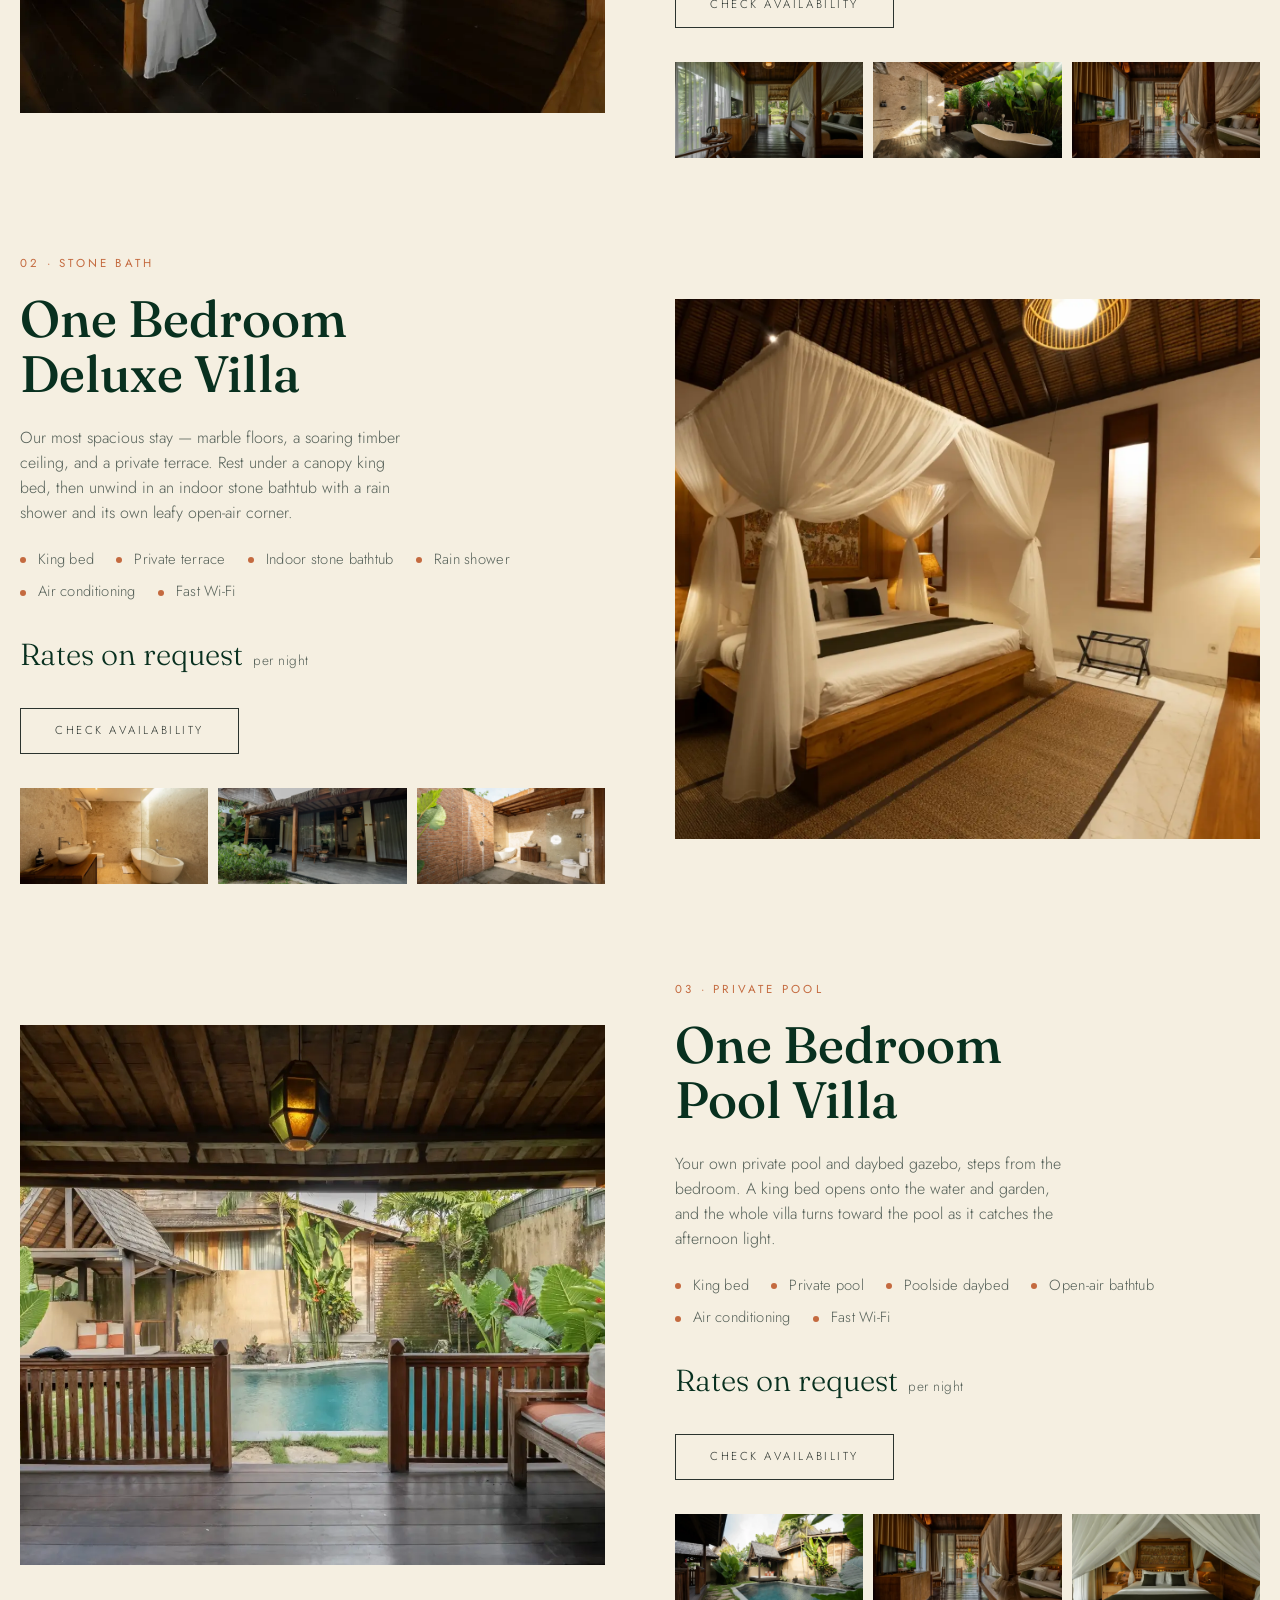
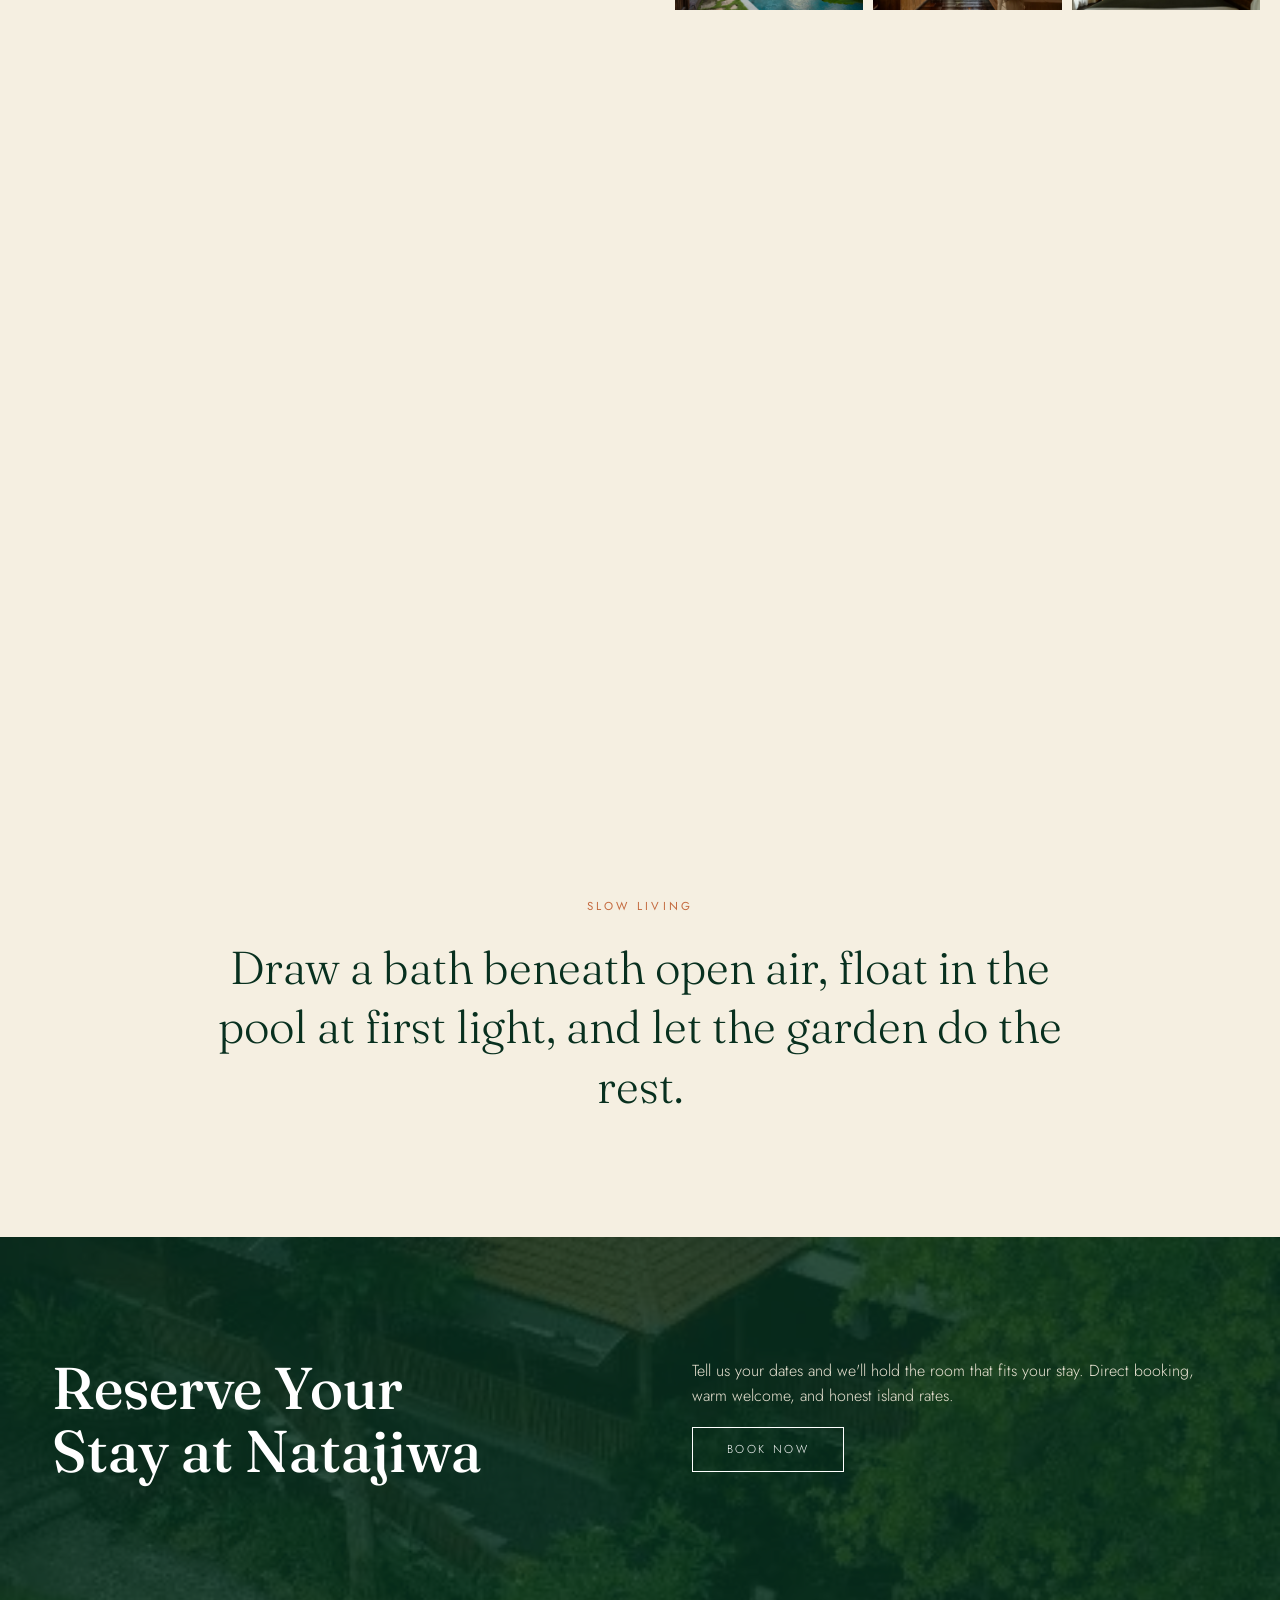
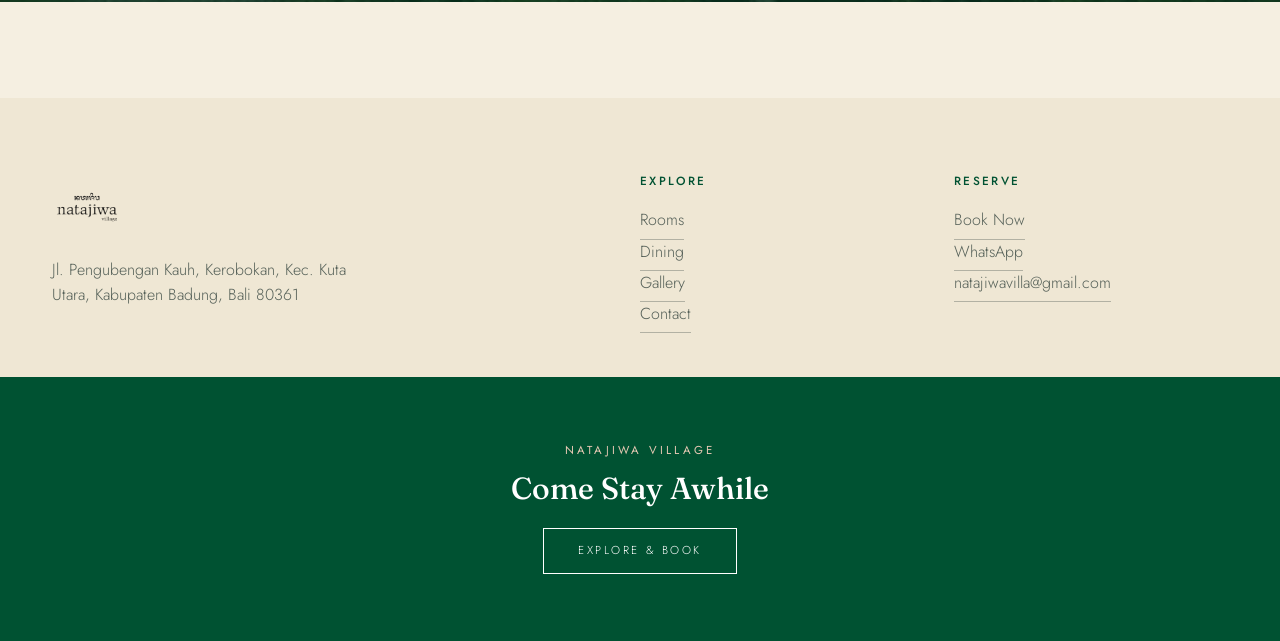
<file: redesign/rooms.html>
<!DOCTYPE html>
<html lang="en">
<head>
<meta charset="utf-8">
<meta name="viewport" content="width=device-width, initial-scale=1">
<title>Rooms — Natajiwa Village</title>
<meta name="description" content="Teak wooden houses and a deluxe studio at Natajiwa Village, Kerobokan — private bathrooms, garden light, and a pool that catches the evening.">
<link rel="preconnect" href="https://fonts.googleapis.com">
<link rel="preconnect" href="https://fonts.gstatic.com" crossorigin>
<link href="https://fonts.googleapis.com/css2?family=Fraunces:opsz,wght@9..144,400;9..144,500&family=Jost:wght@300;400;500&display=swap" rel="stylesheet">
<link rel="stylesheet" href="assets/css/scott.css">
</head>
<body>

<header id="hdr">
  <nav class="nav">
    <a class="logo" href="index.html"><img decoding="async" src="/assets/img/natajiwa-logo-768.webp" alt="Natajiwa Village"></a>
    <ul>
      <li><a href="rooms.html" aria-current="page">Rooms</a></li>
      <li><a href="https://restoransorai.com/" target="_blank" rel="noopener">Restaurant</a></li>
      <li><a href="index.html#experiences">Experiences</a></li>
      <li><a href="gallery.html">Gallery</a></li>
      <li><a href="contact.html">Contact</a></li>
    </ul>
    <div class="right">
      <a class="btn light" href="https://beds24.com/book-natajiwa" target="_blank" rel="noopener">Reserve</a>
      <button class="burger" id="burger" aria-label="Menu" aria-expanded="false"><span></span><span></span><span></span></button>
    </div>
  </nav>
</header>

<nav class="mobile-nav" id="mnav">
  <button class="m-close" id="mnavClose" aria-label="Close menu"><span></span><span></span></button>
  <a href="rooms.html">Rooms</a>
  <a href="https://restoransorai.com/" target="_blank" rel="noopener">Restaurant</a>
  <a href="index.html#experiences">Experiences</a>
  <a href="gallery.html">Gallery</a>
  <a href="contact.html">Contact</a>
  <a class="btn light m-btn" href="https://beds24.com/book-natajiwa" target="_blank" rel="noopener">Reserve</a>
</nav>

<!-- PAGE HERO -->
<section class="hero">
  <div class="hero-frame page" id="hero">
    <div class="hero-zoom">
      <div class="hero-drop">
        <div class="kb" style="background-image:url('/assets/img/property/villas-dusk.webp')"></div>
      </div>
    </div>
    <div class="hero-copy center">
      <span class="label">Stay With Us</span>
      <h1><span class="line"><i>The Rooms</i></span></h1>
    </div>
  </div>
</section>

<!-- INTRO -->
<section class="intro">
  <p class="reveal">Each villa is wrapped in teak and garden light — air-conditioned, quietly luxurious, and made for slow mornings. Three ways to stay, all moments from Canggu and Seminyak.</p>
</section>

<!-- ROOM 1 — Garden Wooden Villa -->
<section class="wrap split" id="garden-wooden-villa">
  <div class="media"><img loading="lazy" decoding="async" src="/assets/img/rooms/garden-villa/bed.webp" alt="One Bedroom Garden Wooden Villa"></div>
  <div class="body reveal d1">
    <span class="label">01 · Garden View</span>
    <h2>One Bedroom<br>Garden Wooden Villa</h2>
    <p>A freestanding teak villa wrapped in garden greenery. A king bed beneath a high wooden ceiling and flowing canopy, with an open-air bathtub framed by tropical planting — slow mornings, distilled.</p>
    <ul class="amenities">
      <li>King bed</li><li>Garden view</li><li>Open-air bathtub</li>
      <li>Air conditioning</li><li>Flat-screen TV</li><li>Fast Wi-Fi</li>
    </ul>
    <div class="price"><span class="amt">Rates on request</span><span class="per">per night</span></div>
    <a class="btn" href="https://beds24.com/book-natajiwa" target="_blank" rel="noopener">Check Availability</a>
    <div class="thumbs">
      <span><img loading="lazy" decoding="async" src="/assets/img/rooms/garden-villa/garden-view.webp" alt=""></span>
      <span><img loading="lazy" decoding="async" src="/assets/img/rooms/garden-villa/bathroom.webp" alt=""></span>
      <span><img loading="lazy" decoding="async" src="/assets/img/rooms/garden-villa/bedroom-pool.webp" alt=""></span>
    </div>
  </div>
</section>

<!-- ROOM 2 — Deluxe Villa -->
<section class="wrap split rev" id="deluxe-villa">
  <div class="media"><img loading="lazy" decoding="async" src="/assets/img/rooms/deluxe-villa/bedroom.webp" alt="One Bedroom Deluxe Villa"></div>
  <div class="body reveal d1">
    <span class="label">02 · Stone Bath</span>
    <h2>One Bedroom<br>Deluxe Villa</h2>
    <p>Our most spacious stay — marble floors, a soaring timber ceiling, and a private terrace. Rest under a canopy king bed, then unwind in an indoor stone bathtub with a rain shower and its own leafy open-air corner.</p>
    <ul class="amenities">
      <li>King bed</li><li>Private terrace</li><li>Indoor stone bathtub</li>
      <li>Rain shower</li><li>Air conditioning</li><li>Fast Wi-Fi</li>
    </ul>
    <div class="price"><span class="amt">Rates on request</span><span class="per">per night</span></div>
    <a class="btn" href="https://beds24.com/book-natajiwa" target="_blank" rel="noopener">Check Availability</a>
    <div class="thumbs">
      <span><img loading="lazy" decoding="async" src="/assets/img/rooms/deluxe-villa/bathroom.webp" alt=""></span>
      <span><img loading="lazy" decoding="async" src="/assets/img/rooms/deluxe-villa/terrace.webp" alt=""></span>
      <span><img loading="lazy" decoding="async" src="/assets/img/rooms/deluxe-villa/bathroom-open.webp" alt=""></span>
    </div>
  </div>
</section>

<!-- ROOM 3 — Pool Villa -->
<section class="wrap split" id="pool-villa">
  <div class="media"><img loading="lazy" decoding="async" src="/assets/img/rooms/pool-villa/pool-view.webp" alt="One Bedroom Pool Villa"></div>
  <div class="body reveal d1">
    <span class="label">03 · Private Pool</span>
    <h2>One Bedroom<br>Pool Villa</h2>
    <p>Your own private pool and daybed gazebo, steps from the bedroom. A king bed opens onto the water and garden, and the whole villa turns toward the pool as it catches the afternoon light.</p>
    <ul class="amenities">
      <li>King bed</li><li>Private pool</li><li>Poolside daybed</li>
      <li>Open-air bathtub</li><li>Air conditioning</li><li>Fast Wi-Fi</li>
    </ul>
    <div class="price"><span class="amt">Rates on request</span><span class="per">per night</span></div>
    <a class="btn" href="https://beds24.com/book-natajiwa" target="_blank" rel="noopener">Check Availability</a>
    <div class="thumbs">
      <span><img loading="lazy" decoding="async" src="/assets/img/rooms/pool-villa/pool.webp" alt=""></span>
      <span><img loading="lazy" decoding="async" src="/assets/img/rooms/pool-villa/bedroom-pool.webp" alt=""></span>
      <span><img loading="lazy" decoding="async" src="/assets/img/rooms/pool-villa/bed.webp" alt=""></span>
    </div>
  </div>
</section>

<!-- BAND -->
<section class="band" style="background-image:url('/assets/img/gallery-08.webp')"></section>

<!-- QUOTE -->
<section class="quote">
  <div class="reveal">
    <span class="label">Slow Living</span>
    <p>Draw a bath beneath open air, float in the pool at first light, and let the garden do the rest.</p>
  </div>
</section>

<!-- CTA OASIS -->
<section class="oasis" id="oasis">
  <div class="leaf" style="background-image:url('/assets/img/gallery-09.webp')"></div>
  <div class="wrap">
    <div class="reveal"><h2>Reserve Your<br>Stay at Natajiwa</h2></div>
    <div class="reveal d1">
      <p>Tell us your dates and we'll hold the room that fits your stay. Direct booking, warm welcome, and honest island rates.</p>
      <a class="btn light" href="https://beds24.com/book-natajiwa" target="_blank" rel="noopener">Book Now</a>
    </div>
  </div>
</section>

<!-- FOOTER -->
<footer>
  <div class="foot">
    <div class="wrap cols">
      <div>
        <div class="logo"><img decoding="async" src="/assets/img/natajiwa-logo-768.webp" alt="Natajiwa Village"></div>
        <p>Jl. Pengubengan Kauh, Kerobokan, Kec. Kuta Utara, Kabupaten Badung, Bali 80361</p>
      </div>
      <div>
        <h4>Explore</h4>
        <p><a class="lk" href="rooms.html">Rooms</a></p><p><a class="lk" href="index.html#dining">Dining</a></p><p><a class="lk" href="gallery.html">Gallery</a></p><p><a class="lk" href="contact.html">Contact</a></p>
      </div>
      <div>
        <h4>Reserve</h4>
        <p><a class="lk" href="https://beds24.com/book-natajiwa" target="_blank" rel="noopener">Book Now</a></p><p><a class="lk" href="https://wa.me/6285956388724" target="_blank" rel="noopener">WhatsApp</a></p><p><a class="lk" href="mailto:natajiwavilla@gmail.com">natajiwavilla@gmail.com</a></p>
      </div>
    </div>
  </div>
  <div class="hotels">
    <span class="label">Natajiwa Village</span>
    <h3>Come Stay Awhile</h3>
    <a class="btn light" href="https://beds24.com/book-natajiwa" target="_blank" rel="noopener">Explore &amp; Book</a>
  </div>
</footer>

<script src="assets/js/scott.js"></script>
</body>
</html>
</file>
<file: redesign/assets/css/scott.css>
/* ==========================================================================
   Natajiwa Village — shared design system
   Motion vocabulary reproduced from The Scott Resort (easings, reveals,
   image-wipes, curtain-drop hero, per-letter buttons), reskinned to the
   Natajiwa brand. This one file drives every redesign page and ports
   directly into the WordPress child theme.
   ========================================================================== */

:root{
  --green:#005232;          /* Natajiwa brand green */
  --green-deep:#08301f;
  --cream:#f5efe1;
  --cream-2:#efe7d4;
  --terra:#c46a3f;          /* accent (replaces The Scott's coral) */
  --ink:#2b332e;
  --muted:#556058;
  --border:rgba(43,51,46,.14);
  --serif:'Fraunces','Cormorant Garamond',Georgia,serif;
  --sans:'Jost',system-ui,-apple-system,Segoe UI,Roboto,sans-serif;
  /* The Scott's signature easings */
  --ease-out:cubic-bezier(.34,.615,.4,.985);
  --ease-in:cubic-bezier(.65,.025,.67,.36);
  --ease-link:cubic-bezier(.59,.08,.385,1);
  --ease-wipe-in:cubic-bezier(.565,.43,.24,.92);
  --ease-wipe-out:cubic-bezier(.7,.085,.79,.415);
}
*{box-sizing:border-box;margin:0;padding:0}
html{scroll-behavior:smooth}
body{background:var(--cream);color:var(--ink);font-family:var(--sans);font-weight:300;line-height:1.55;-webkit-font-smoothing:antialiased}
body.menu-open{overflow:hidden}
::selection{background:var(--terra);color:#fff}
img{max-width:100%;display:block}
h1,h2,h3{font-family:var(--serif);font-weight:500;line-height:1.06}
.wrap{max-width:1240px;margin:0 auto;padding:0 32px}
.label{font-family:var(--sans);text-transform:uppercase;letter-spacing:.28em;font-size:.72rem;color:var(--terra);font-weight:400}

/* ---------- Links (terracotta wipe underline) ---------- */
a.lk{color:inherit;text-decoration:none;position:relative;padding-bottom:.4rem;display:inline-block}
a.lk::after,a.lk::before{content:"";position:absolute;left:0;bottom:0;height:1px;width:100%}
a.lk::after{background:currentColor;opacity:.4}
a.lk::before{background:var(--terra);transform:scaleX(0);transform-origin:left center;transition:transform .4s var(--ease-link);z-index:2}
a.lk:hover::before{transform:scaleX(1)}

/* ---------- Button: fill rises from bottom + per-letter ---------- */
.btn{position:relative;display:inline-block;overflow:hidden;border:1px solid var(--ink);color:var(--ink);
  background:transparent;text-transform:uppercase;letter-spacing:.22em;font-size:.72rem;
  padding:16px 34px;text-decoration:none;line-height:1;cursor:pointer}
.btn .fill{position:absolute;inset:0;background:var(--green);transform:scaleY(0);transform-origin:bottom center;
  transition:transform .43s var(--ease-out);z-index:1}
.btn .t{position:relative;z-index:2;display:block}
.btn .t span{display:inline-block;transition:transform .3s var(--ease-out),opacity .3s var(--ease-out)}
.btn .t--in{position:absolute;inset:0;display:flex;align-items:center;justify-content:center;color:#fff}
.btn .t--in span{opacity:0;transform:translateY(1.6rem)}
.btn:hover .fill{transform:scaleY(1)}
.btn:hover .t--base span{opacity:0;transform:translateY(-1.6rem)}
.btn:hover .t--in span{opacity:1;transform:translateY(0)}
.btn.light{border-color:#fff;color:#fff}
.btn.light .fill{background:#fff}
.btn.light .t--in{color:var(--green)}
.btn.solid{border-color:var(--green);color:#fff}
.btn.solid .fill{transform:scaleY(1);background:var(--green)}
.btn.solid .t--in{color:var(--green)}
.btn.solid:hover .fill{background:var(--green-deep)}

/* ---------- Header ---------- */
header{position:fixed;top:0;left:0;right:0;z-index:50;background:var(--green);transition:box-shadow .35s, background .35s}
header.scrolled{box-shadow:0 6px 30px rgba(0,0,0,.18)}
.nav{display:flex;align-items:center;justify-content:space-between;height:108px;padding:0 32px}
.nav .logo img{height:88px;filter:brightness(0) invert(1);transition:height .35s var(--ease-out)}
header.scrolled .nav{height:84px}
header.scrolled .nav .logo img{height:64px}
.nav ul{display:flex;gap:34px;list-style:none}
.nav ul a{color:#fff;text-decoration:none;text-transform:uppercase;letter-spacing:.18em;font-size:.74rem;opacity:.9;transition:opacity .3s var(--ease-link),color .3s var(--ease-link)}
.nav ul a:hover,.nav ul a[aria-current="page"]{opacity:1;color:#e7c9b4}
.nav .right{display:flex;align-items:center;gap:22px}
.burger{display:none;flex-direction:column;gap:5px;background:none;border:0;cursor:pointer;z-index:60}
.burger span{width:26px;height:2px;background:#fff;display:block;transition:transform .35s var(--ease-out),opacity .25s}
.burger.open span:nth-child(1){transform:translateY(7px) rotate(45deg)}
.burger.open span:nth-child(2){opacity:0}
.burger.open span:nth-child(3){transform:translateY(-7px) rotate(-45deg)}

/* ---------- Mobile nav overlay ---------- */
.mobile-nav{position:fixed;inset:0;z-index:55;background:var(--green-deep);display:flex;flex-direction:column;
  align-items:center;justify-content:center;gap:8px;opacity:0;visibility:hidden;transition:opacity .5s var(--ease-out),visibility .5s}
.mobile-nav.open{opacity:1;visibility:visible}
.mobile-nav .m-close{position:absolute;top:22px;right:24px;width:46px;height:46px;border:1px solid rgba(255,255,255,.5);border-radius:50%;background:transparent;cursor:pointer;display:flex;align-items:center;justify-content:center}
.mobile-nav .m-close span{position:absolute;width:20px;height:2px;background:#fff;display:block}
.mobile-nav .m-close span:nth-child(1){transform:rotate(45deg)}
.mobile-nav .m-close span:nth-child(2){transform:rotate(-45deg)}
.mobile-nav .m-close:hover{background:rgba(255,255,255,.12)}
.mobile-nav a{color:#fff;text-decoration:none;font-family:var(--serif);font-size:2rem;padding:10px 0;
  opacity:0;transform:translateY(1.4rem);transition:opacity .6s var(--ease-out),transform .6s var(--ease-out)}
.mobile-nav.open a{opacity:1;transform:none}
.mobile-nav.open a:nth-child(1){transition-delay:.10s}
.mobile-nav.open a:nth-child(2){transition-delay:.16s}
.mobile-nav.open a:nth-child(3){transition-delay:.22s}
.mobile-nav.open a:nth-child(4){transition-delay:.28s}
.mobile-nav.open a:nth-child(5){transition-delay:.34s}
.mobile-nav.open a:nth-child(6){transition-delay:.40s}
.mobile-nav .m-btn{margin-top:22px;font-family:var(--sans);font-size:.72rem}

/* ---------- Hero: curtain drop + slow zoom + line-rise headline ---------- */
.hero{background:var(--green);padding:108px 14px 14px}
.hero-frame{position:relative;height:84vh;min-height:540px;overflow:hidden}

/* ---------- Hero auto-slideshow (home) ---------- */
/* Reveal plays automatically via CSS (does NOT depend on JS), so the
   photos always show; JS only handles the auto-cycling. */
.hero-frame.slides .hero-zoom{transform:none}
.hero-frame.slides .hero-drop{transform:translateY(0);animation:heroDrop 1s var(--ease-wipe-in) both}
.hero-frame.slides .hero-slides{position:absolute;inset:0;transform:translateY(0);animation:heroRise 1s var(--ease-wipe-in) both}
@keyframes heroDrop{from{transform:translateY(-101%)}to{transform:translateY(0)}}
@keyframes heroRise{from{transform:translateY(101%)}to{transform:translateY(0)}}
.hero-slide{position:absolute;inset:0;background-size:cover;background-position:center;opacity:0;transition:opacity 1.5s ease}
.hero-slide:first-child{opacity:1}
.hero-slide.is-active{opacity:1;animation:heroKB 7s ease-out both}
@keyframes heroKB{from{transform:scale(1.14)}to{transform:scale(1)}}
.hero-dots{position:absolute;left:0;right:0;bottom:3.5%;z-index:4;display:flex;gap:6px;justify-content:center}
.hero-dots button{width:26px;height:26px;padding:0;border:0;background:transparent;cursor:pointer;position:relative}
.hero-dots button::after{content:"";position:absolute;left:50%;top:50%;transform:translate(-50%,-50%);width:9px;height:9px;border-radius:50%;border:1px solid rgba(255,255,255,.9);transition:background .3s,transform .3s}
.hero-dots button.on::after{background:#fff;transform:translate(-50%,-50%) scale(1.15)}
.hero-frame.page{height:62vh;min-height:420px}
.hero-zoom{position:absolute;inset:0;overflow:hidden;transform:scale(1.24);transition:transform 2.5s var(--ease-out)}
.hero-frame.in .hero-zoom{transform:scale(1.001)}
.hero-drop{position:absolute;inset:0;background:var(--green);transform:translateY(-101%);transition:transform 1s var(--ease-wipe-in)}
.hero-frame.in .hero-drop{transform:translateY(0)}
.hero-drop .kb{position:absolute;inset:0;background-size:cover;background-position:center;transform:translateY(101%);transition:transform 1s var(--ease-wipe-in)}
.hero-frame.in .hero-drop .kb{transform:translateY(0)}
.hero-frame::after{content:"";position:absolute;inset:0;background:linear-gradient(180deg,rgba(0,0,0,.12),rgba(0,0,0,.5));z-index:1}
.hero-copy{position:absolute;left:0;bottom:9%;z-index:3;padding:0 6%}
.hero-copy.center{left:0;right:0;bottom:auto;top:50%;transform:translateY(-50%);text-align:center;padding:0 6%}
.hero-copy .label{color:#e7c9b4;margin-bottom:14px;display:block}
.hero-copy h1{color:#fff;font-size:clamp(3rem,8vw,6.6rem);font-weight:400}
.hero-frame.page .hero-copy h1{font-size:clamp(2.6rem,6vw,4.8rem)}
.hero-copy h1 .line{display:block;overflow:hidden}
.hero-copy h1 .line i{display:block;font-style:normal;transform:translateY(110%);transition:transform .9s var(--ease-out)}
.hero-frame.in .hero-copy h1 .line i{transform:translateY(0)}
.hero-frame.in .hero-copy h1 .line:nth-child(2) i{transition-delay:.09s}
.hero-copy .btn{margin-top:28px;opacity:0;transform:translateY(2rem);transition:opacity .8s var(--ease-out) .5s,transform .8s var(--ease-out) .5s}
.hero-frame.in .hero-copy .btn{opacity:1;transform:none}
.scroll-cue{position:absolute;right:6%;bottom:9%;z-index:3;width:80px;height:80px;border:1px solid rgba(255,255,255,.5);border-radius:50%;display:flex;flex-direction:column;align-items:center;justify-content:center;gap:6px;color:#fff;text-transform:uppercase;letter-spacing:.18em;font-size:.6rem;text-decoration:none}
.scroll-cue i{width:1px;height:16px;background:#fff;animation:cue 1.6s ease-in-out infinite}
@keyframes cue{0%,100%{transform:translateY(-3px);opacity:.4}50%{transform:translateY(3px);opacity:1}}

/* ---------- Reveal (opacity + translateY, staggered) ---------- */
.reveal{opacity:0;transform:translateY(3rem);transition:opacity .8s var(--ease-out),transform .8s var(--ease-out)}
.reveal.in{opacity:1;transform:none}
.in .d1{transition-delay:.075s}.in .d2{transition-delay:.15s}.in .d3{transition-delay:.225s}.in .d4{transition-delay:.3s}
.reveal.d1{transition-delay:.075s}.reveal.d2{transition-delay:.15s}.reveal.d3{transition-delay:.225s}.reveal.d4{transition-delay:.3s}

/* ---------- Intro ---------- */
.intro{text-align:center;padding:110px 20px 96px}
.emblem{width:40px;margin:0 auto 24px;opacity:.75}
.intro p{font-family:var(--serif);font-size:clamp(1.5rem,2.7vw,2.2rem);line-height:1.4;max-width:800px;margin:0 auto;color:var(--green-deep)}

/* ---------- Split (with image wipe) ---------- */
.split{display:grid;grid-template-columns:1fr 1fr;gap:70px;align-items:center;padding:44px 0}
.split.rev .media{order:2}
.media{position:relative;overflow:hidden}
.media img{width:100%;height:540px;object-fit:cover;transform:scale(1.2);transition:transform 1.3s var(--ease-out) .3s}
.media::after{content:"";position:absolute;inset:0;background:var(--green);transform:scaleX(1);transform-origin:right center;transition:transform .6s var(--ease-wipe-out);z-index:2}
.split.rev .media::after{transform-origin:left center}
.media.in img{transform:scale(1)}
.media.in::after{transform:scaleX(0);transition:transform .6s var(--ease-wipe-in) .15s}
.split h2{font-size:clamp(2.2rem,4vw,3.4rem);margin:.35em 0 .5em;color:var(--green-deep)}
.split p{color:var(--muted);max-width:44ch}
.roomlist{list-style:none;margin:26px 0}
.roomlist li{display:flex;justify-content:space-between;align-items:center;padding:16px 0;border-top:1px solid var(--border);font-size:1.05rem}
.roomlist li:last-child{border-bottom:1px solid var(--border)}
.roomlist .n{color:var(--terra)}
.split .btn{margin-top:8px}

/* ---------- Amenities row (rooms) ---------- */
.amenities{list-style:none;display:flex;flex-wrap:wrap;gap:10px 22px;margin:22px 0 28px}
.amenities li{color:var(--muted);font-size:.92rem;letter-spacing:.02em;position:relative;padding-left:18px}
.amenities li::before{content:"";position:absolute;left:0;top:.62em;width:6px;height:6px;border-radius:50%;background:var(--terra)}
.price{display:flex;align-items:baseline;gap:10px;margin:4px 0 22px}
.price .amt{font-family:var(--serif);font-size:1.9rem;color:var(--green-deep)}
.price .per{color:var(--muted);font-size:.85rem;letter-spacing:.04em}

/* ---------- Per-room thumbnail strip ---------- */
.thumbs{display:grid;grid-template-columns:repeat(3,1fr);gap:10px;margin:26px 0 4px}
.thumbs a,.thumbs span{display:block;overflow:hidden;position:relative}
.thumbs img{height:96px;width:100%;object-fit:cover;transition:transform .8s var(--ease-out)}
.thumbs a:hover img{transform:scale(1.08)}

/* ---------- Full-bleed band ---------- */
.band{height:80vh;min-height:460px;background-size:cover;background-position:center;background-attachment:fixed}

/* ---------- Centered quote / featured text ---------- */
.quote{text-align:center;padding:120px 20px}
.quote p{font-family:var(--serif);font-size:clamp(1.8rem,3.6vw,3rem);line-height:1.3;max-width:900px;margin:0 auto;color:var(--green-deep)}
.quote .label{margin-bottom:22px;display:block}

/* ---------- Green oasis ---------- */
.oasis{position:relative;background:var(--green-deep);color:#fff;overflow:hidden}
.oasis .leaf{position:absolute;inset:0;background-size:cover;background-position:center;opacity:.16;transform:scale(1.2);transition:transform 1.3s var(--ease-out) .3s}
.oasis.in .leaf{transform:scale(1)}
.oasis .wrap{position:relative;display:grid;grid-template-columns:1.1fr 1fr;gap:50px;align-items:center;padding:120px 32px}
.oasis h2{font-size:clamp(2.4rem,4.6vw,3.8rem);color:#fff}
.oasis p{color:#e9e3d3;margin-bottom:18px}

/* ---------- Experiences / card grid ---------- */
.exp{padding:110px 0 44px;text-align:center}
.exp h2{font-size:clamp(2rem,4vw,3rem);margin-bottom:52px;color:var(--green-deep)}
.cards{display:grid;grid-template-columns:1fr 1fr;gap:40px}
.card .ph{overflow:hidden}
.card .ph img{height:380px;width:100%;object-fit:cover;transition:transform .9s var(--ease-out)}
.card:hover .ph img{transform:scale(1.06)}
.card h3{font-size:1.7rem;margin:22px 0 10px;color:var(--green-deep)}
.card p{color:var(--muted);margin-bottom:16px}

/* ---------- Gallery grid (image-wipe reveal) ---------- */
.gallery-grid{display:grid;grid-template-columns:repeat(3,1fr);gap:16px;padding:20px 0 40px}
.gallery-grid .media{height:100%}
.gallery-grid .media img{height:360px}
.gallery-grid .tall img{height:520px}
.gallery-grid .tall{grid-row:span 2}

/* ---------- Connect / instagram ---------- */
.connect{padding:110px 0 44px}
.connect .head{margin-bottom:36px}
.connect h2{font-size:clamp(1.8rem,3.5vw,2.6rem);color:var(--green-deep)}
.ig{display:grid;grid-template-columns:repeat(4,1fr);gap:14px}
.ig a{overflow:hidden;display:block}
.ig img{height:240px;width:100%;object-fit:cover;filter:saturate(.92);transition:transform .8s var(--ease-out),filter .8s}
.ig a:hover img{transform:scale(1.08);filter:saturate(1.1)}

/* ---------- Contact ---------- */
.contact{display:grid;grid-template-columns:1fr 1.1fr;gap:70px;align-items:start;padding:20px 0 40px}
.contact .info h3{font-size:1.4rem;color:var(--green-deep);margin:0 0 6px}
.contact .info .row{padding:20px 0;border-top:1px solid var(--border)}
.contact .info .row:first-of-type{border-top:0}
.contact .info .row .k{display:block;font-size:.7rem;letter-spacing:.22em;text-transform:uppercase;color:var(--terra);margin-bottom:6px}
.contact .info .row a,.contact .info .row p{color:var(--muted);font-size:1.02rem}
.form-card{background:#fff;border:1px solid var(--border);padding:38px}
.field{margin-bottom:20px}
.field label{display:block;font-size:.7rem;letter-spacing:.2em;text-transform:uppercase;color:var(--green);margin-bottom:8px}
.field input,.field textarea{width:100%;border:0;border-bottom:1px solid var(--border);background:transparent;
  font-family:var(--sans);font-size:1rem;color:var(--ink);padding:10px 2px;transition:border-color .3s}
.field input:focus,.field textarea:focus{outline:0;border-color:var(--green)}
.field textarea{resize:vertical;min-height:120px}
.field input[type=date]{color:var(--ink);font-family:var(--sans)}
.field .opt{color:var(--muted);text-transform:none;letter-spacing:0;font-size:.72rem}
.fieldrow{display:grid;grid-template-columns:1fr 1fr;gap:22px}
.form-card button[disabled]{opacity:.55;pointer-events:none}
#formErr{color:var(--terra)}
@media(max-width:600px){.fieldrow{grid-template-columns:1fr;gap:0}}
.map{margin-top:20px;border:1px solid var(--border);overflow:hidden;background:var(--cream-2)}
.map iframe{width:100%;height:340px;border:0;display:block;filter:saturate(.9)}

/* ---------- Footer ---------- */
footer{margin-top:96px}
.foot{background:var(--cream-2);padding:74px 0 44px}
.foot .cols{display:grid;grid-template-columns:2fr 1fr 1fr;gap:40px}
.foot h4{font-family:var(--sans);text-transform:uppercase;letter-spacing:.2em;font-size:.74rem;color:var(--green);margin-bottom:18px;font-weight:500}
.foot .logo img{height:70px;margin-bottom:16px}
.foot p{color:var(--muted);max-width:320px}
.hotels{background:var(--green);color:#fff;text-align:center;padding:60px 20px}
.hotels .label{color:#e7c9b4}
.hotels h3{font-size:1.9rem;margin:10px 0 24px;color:#fff}

@media(max-width:860px){
  .nav ul,.nav .right .btn{display:none}
  .burger{display:flex}
  .split,.oasis .wrap,.cards,.contact{grid-template-columns:1fr;gap:34px}
  .split.rev .media{order:0}
  .media img{height:340px}
  .gallery-grid{grid-template-columns:1fr 1fr;gap:12px}
  .gallery-grid .media img,.gallery-grid .tall img{height:260px}
  .gallery-grid .tall{grid-row:auto}
  .ig{grid-template-columns:1fr 1fr}
  .foot .cols{grid-template-columns:1fr}
  .band{background-attachment:scroll;height:54vh}
  .hero-frame{height:72vh}
  .form-card{padding:26px}
  .nav{height:86px}
  .nav .logo img{height:64px}
  header.scrolled .nav{height:72px}
  header.scrolled .nav .logo img{height:54px}
  .hero{padding-top:86px}
}
</file>
